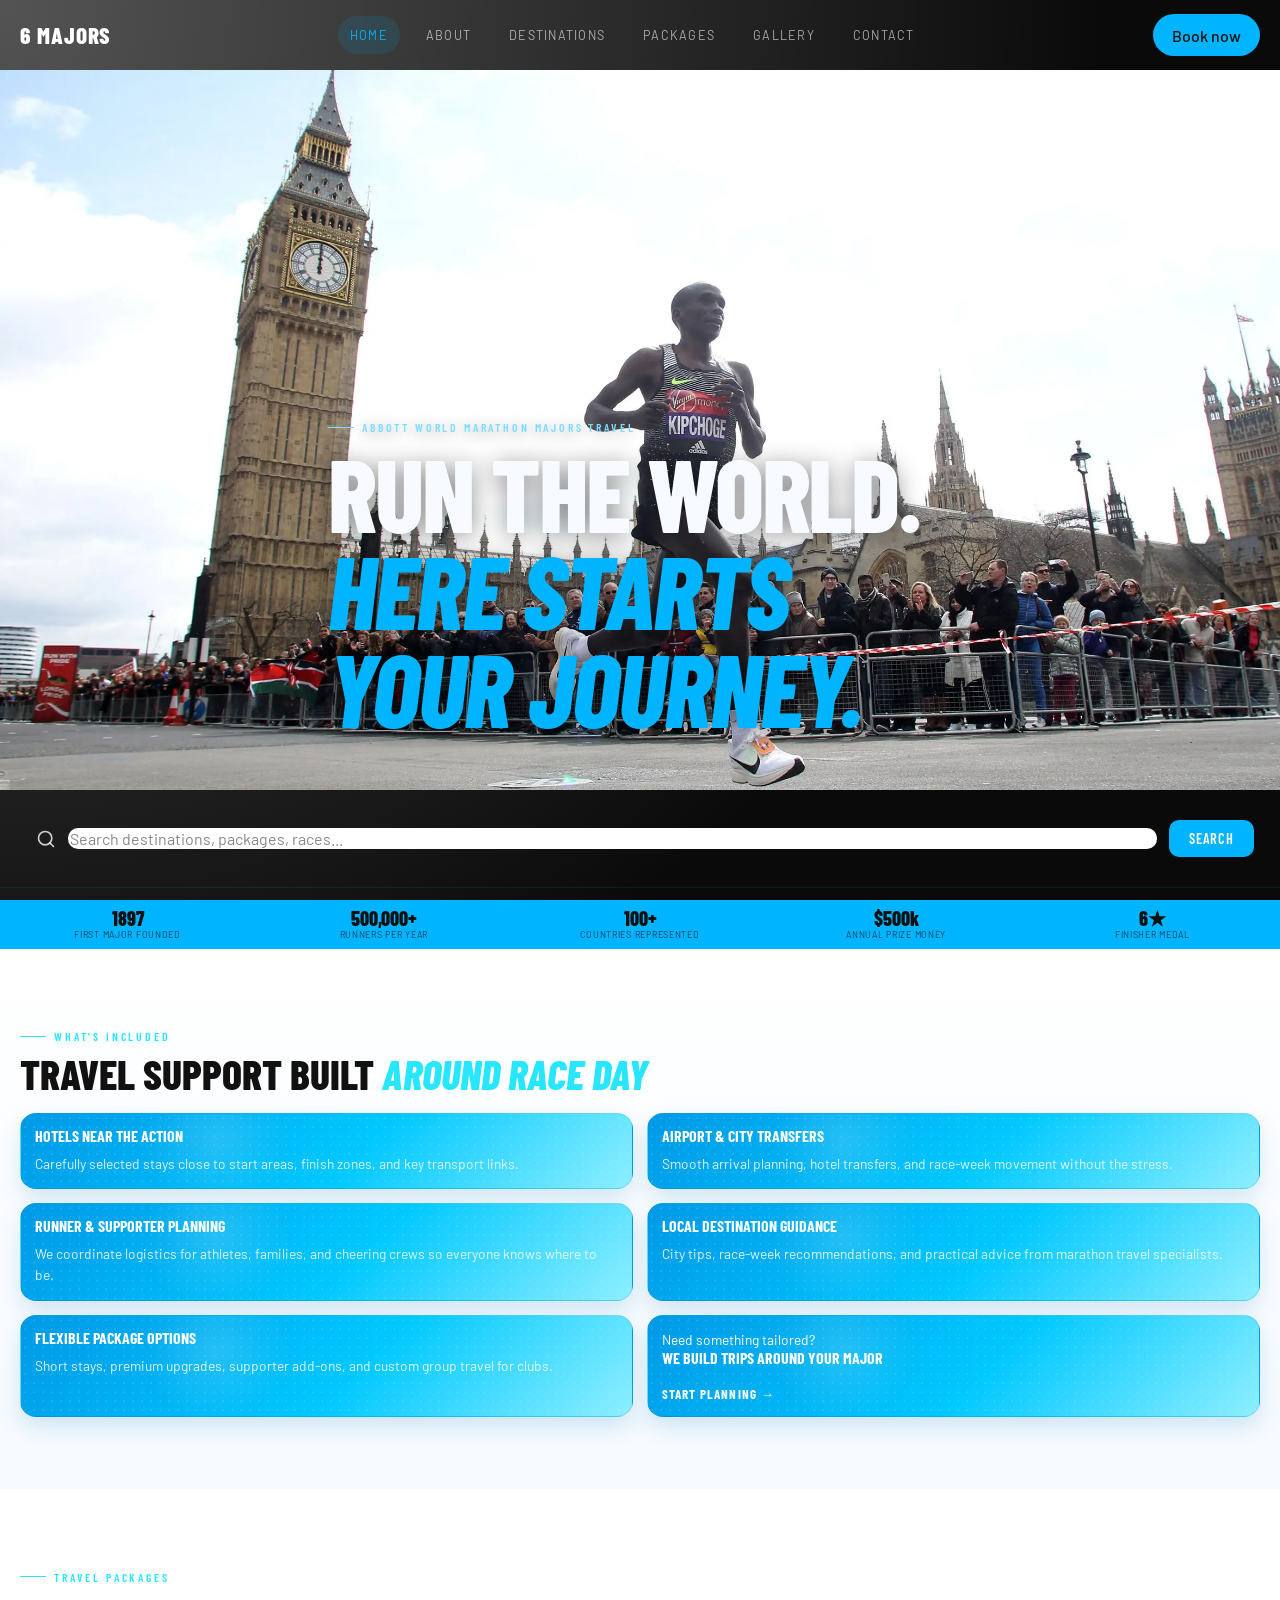
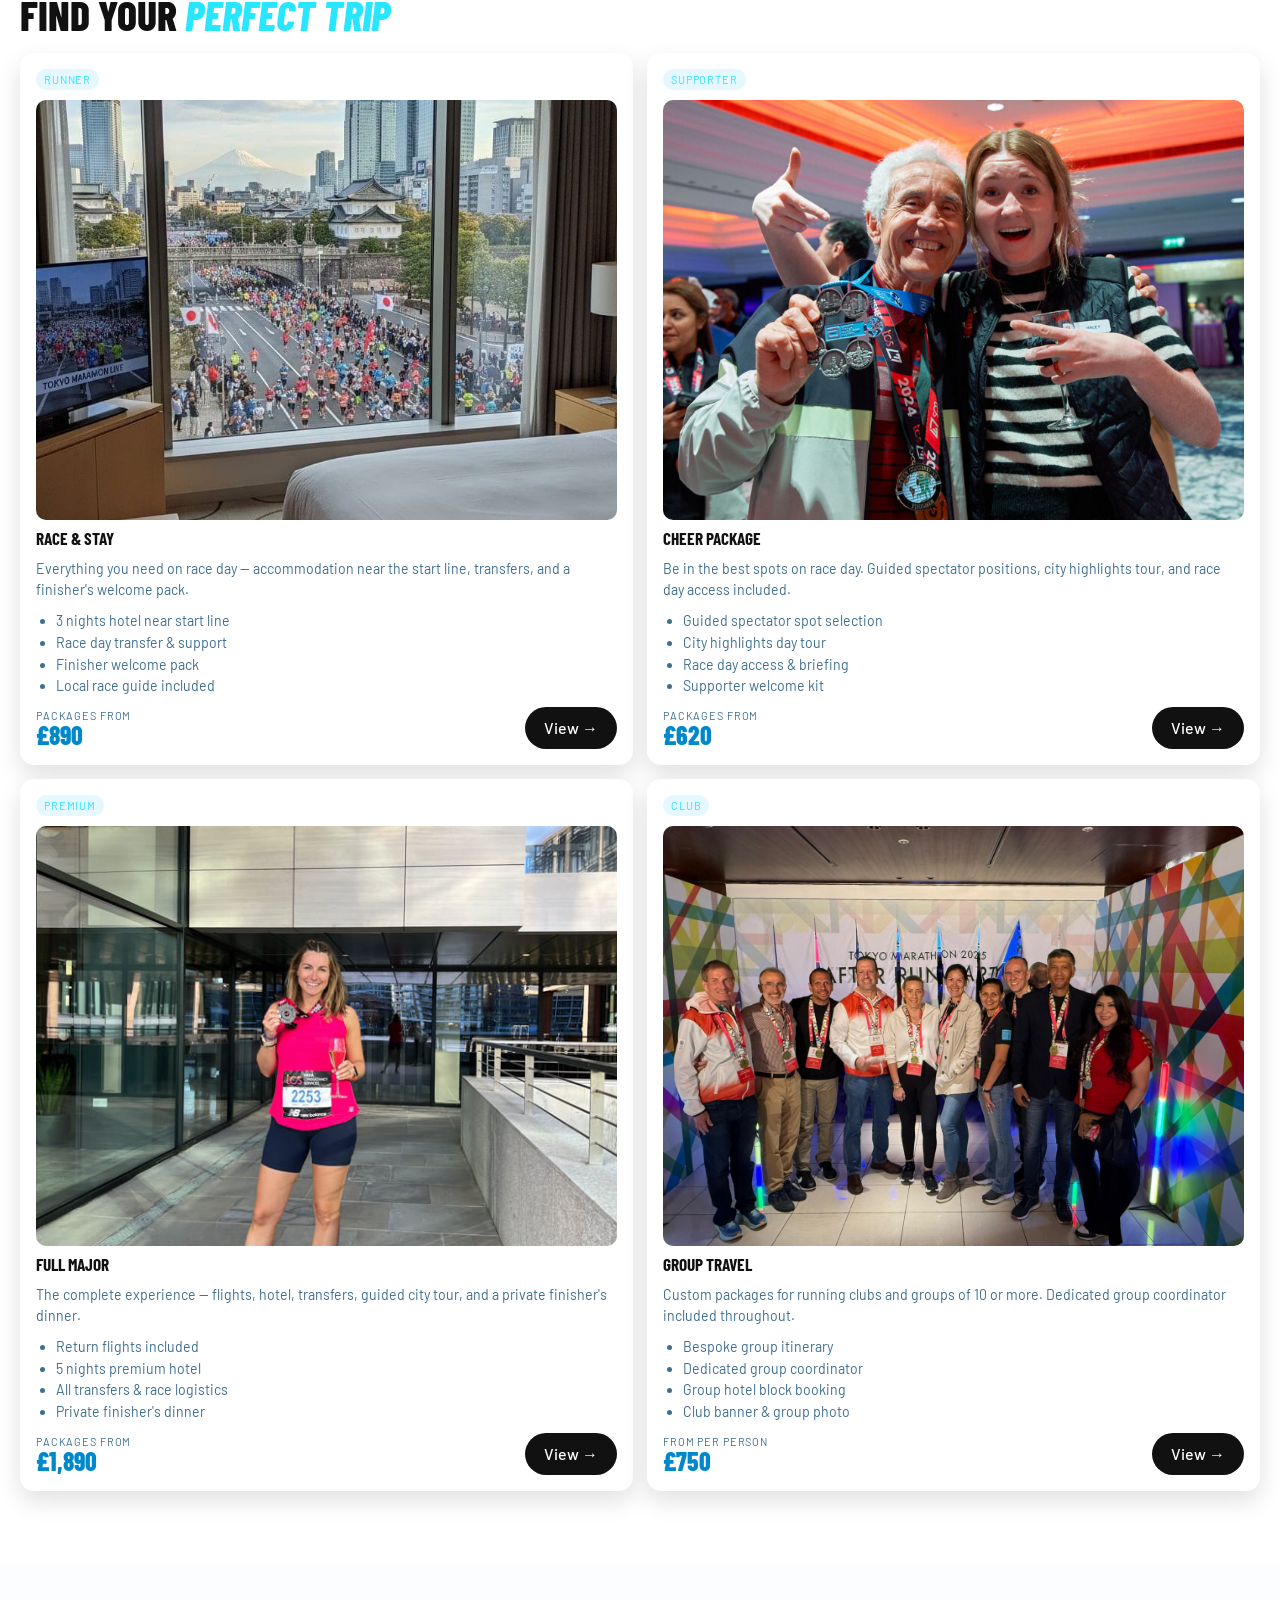
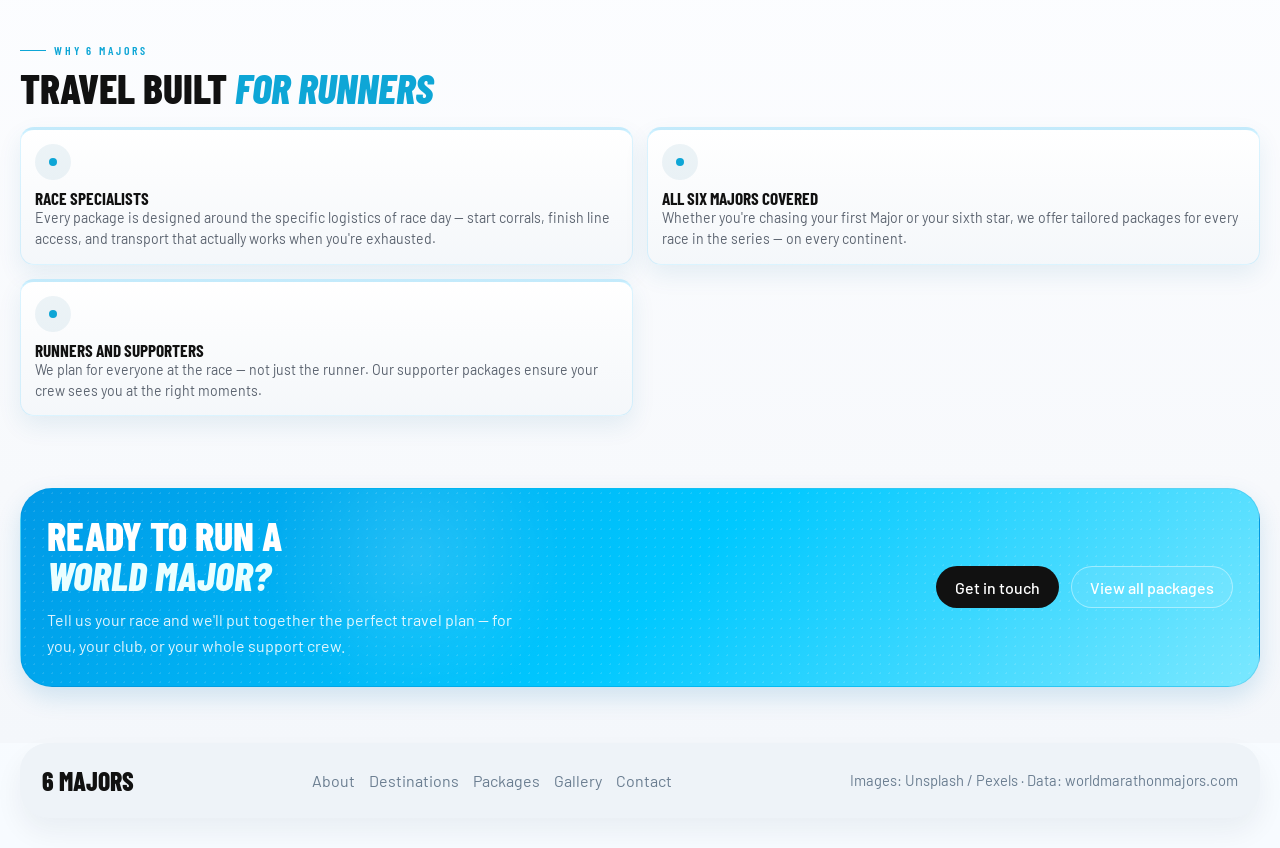
<file: index.html>
<!DOCTYPE html>
<html lang="en">

<head>
  <meta charset="UTF-8" />
  <meta name="viewport" content="width=device-width, initial-scale=1.0" />
  <title>6 Majors - Marathon Travel Specialists</title>
  <link rel="preconnect" href="https://fonts.googleapis.com" />
  <link rel="preconnect" href="https://fonts.gstatic.com" crossorigin />
  <link
    href="https://fonts.googleapis.com/css2?family=Barlow+Condensed:ital,wght@0,400;0,600;0,700;0,800;1,600;1,700&family=Barlow:wght@300;400;500;600&display=swap"
    rel="stylesheet" />
  <link rel="stylesheet" href="style-nuevo.css" />
</head>

<body class="page-home">
  <nav>
    <a href="index.html" class="nav-logo">6 Majors</a>
    <input type="checkbox" id="nav-toggle" class="nav-toggle-input" />
    <label for="nav-toggle" class="nav-hamburger">
      <span></span><span></span><span></span>
    </label>
    <ul class="nav-links">
      <li><a href="index.html" class="active">Home</a></li>
      <li><a href="about.html">About</a></li>
      <li><a href="destinations.html">Destinations</a></li>
      <li><a href="packages.html">Packages</a></li>
      <li><a href="gallery.html">Gallery</a></li>
      <li><a href="contact.html">Contact</a></li>
    </ul>
    <a href="contact.html" class="nav-cta">Book now</a>
  </nav>

  <section class="hero" aria-label="Hero">
    <div class="hero-bg"></div>
    <div class="muro">
      <img src="run.webp" alt="Runner mural" class="muro-image" />
    </div>
    <div class="hero-inner">
      <p class="hero-eyebrow">Abbott World Marathon Majors Travel</p>
      <h1 class="hero-title">Run the world.<br /><em>Here starts your journey.</em></h1>
    </div>
    <div class="hero-races" aria-hidden="true">
      <div class="hero-race-badge"><span class="dot"></span>Tokyo<span class="month">March</span></div>
      <div class="hero-race-badge"><span class="dot"></span>Boston<span class="month">April</span></div>
      <div class="hero-race-badge"><span class="dot"></span>London<span class="month">April</span></div>
      <div class="hero-race-badge"><span class="dot"></span>Berlin<span class="month">September</span></div>
      <div class="hero-race-badge"><span class="dot"></span>Chicago<span class="month">October</span></div>
      <div class="hero-race-badge"><span class="dot"></span>New York<span class="month">November</span></div>
    </div>
  </section>

  <section class="search-section">
    <div class="search-container">
      <form class="search-bar" role="search" action="destinations.html#destinations">
        <svg class="search-icon" aria-hidden="true" xmlns="http://www.w3.org/2000/svg" viewBox="0 0 24 24" fill="none"
          stroke="currentColor" stroke-width="2" stroke-linecap="round" stroke-linejoin="round">
          <circle cx="11" cy="11" r="8"></circle>
          <line x1="21" y1="21" x2="16.65" y2="16.65"></line>
        </svg>
        <input type="search" class="search-input" placeholder="Search destinations, packages, races..."
          aria-label="Search" />
        <button type="submit" class="search-btn">Search</button>
      </form>
    </div>
  </section>

  <div class="gold-strip" role="region" aria-label="Key facts">
    <div class="strip-stat">
      <div class="strip-stat-num">1897</div>
      <div class="strip-stat-label">First Major founded</div>
    </div>
    <div class="strip-divider" aria-hidden="true"></div>
    <div class="strip-stat">
      <div class="strip-stat-num">500,000+</div>
      <div class="strip-stat-label">Runners per year</div>
    </div>
    <div class="strip-divider" aria-hidden="true"></div>
    <div class="strip-stat">
      <div class="strip-stat-num">100+</div>
      <div class="strip-stat-label">Countries represented</div>
    </div>
    <div class="strip-divider" aria-hidden="true"></div>
    <div class="strip-stat">
      <div class="strip-stat-num">$500k</div>
      <div class="strip-stat-label">Annual prize money</div>
    </div>
    <div class="strip-divider" aria-hidden="true"></div>
    <div class="strip-stat">
      <div class="strip-stat-num">6&#9733;</div>
      <div class="strip-stat-label">Finisher medal</div>
    </div>
  </div>

  <section class="section section--destinations" id="destinations">
    <div class="section-inner">
      <p class="section-eyebrow">What's Included</p>
      <h2 class="section-title">Travel support built <em>around race day</em></h2>
      <div class="included-grid">
        <article class="included-card">
          <h3 class="included-title">Hotels near the action</h3>
          <p class="included-text">Carefully selected stays close to start areas, finish zones, and key transport links.
          </p>
        </article>
        <article class="included-card">
          <h3 class="included-title">Airport & city transfers</h3>
          <p class="included-text">Smooth arrival planning, hotel transfers, and race-week movement without the stress.
          </p>
        </article>
        <article class="included-card">
          <h3 class="included-title">Runner & supporter planning</h3>
          <p class="included-text">We coordinate logistics for athletes, families, and cheering crews so everyone knows
            where to be.</p>
        </article>
        <article class="included-card">
          <h3 class="included-title">Local destination guidance</h3>
          <p class="included-text">City tips, race-week recommendations, and practical advice from marathon travel
            specialists.</p>
        </article>
        <article class="included-card">
          <h3 class="included-title">Flexible package options</h3>
          <p class="included-text">Short stays, premium upgrades, supporter add-ons, and custom group travel for clubs.
          </p>
        </article>
        <article class="included-card included-card--cta">
          <p class="included-mini">Need something tailored?</p>
          <h3 class="included-title">We build trips around your major</h3>
          <a href="contact.html" class="included-link">Start planning &rarr;</a>
        </article>
      </div>
    </div>
  </section>

  <section class="section section--packages" id="packages">
    <div class="section-inner">
      <p class="section-eyebrow">Travel Packages</p>
      <h2 class="section-title">Find your <em>perfect trip</em></h2>
      <div class="pkg-grid">
        <article class="pkg-card">
          <span class="pkg-tag">Runner</span>
          <img src="IMG_1815.jpg" alt="Runner posing outside a Westin hotel" class="pkg-image" width="560" height="420" />


          <div class="pkg-name">Race &amp; Stay</div>
          <p class="pkg-desc">Everything you need on race day &mdash; accommodation near the start line, transfers, and
            a finisher's welcome pack.</p>
          <ul class="pkg-features">
            <li>3 nights hotel near start line</li>
            <li>Race day transfer &amp; support</li>
            <li>Finisher welcome pack</li>
            <li>Local race guide included</li>
          </ul>
          <div class="pkg-footer">
            <div>
              <div class="pkg-price-label">Packages from</div>
              <div class="pkg-price">&pound;890</div>
            </div>
            <a href="packages.html" class="pkg-btn">View &rarr;</a>
          </div>
        </article>
        <article class="pkg-card">
          <span class="pkg-tag">Supporter</span>
          <img src="hosp2.jpg" alt="Premium hotel room ready for marathon weekend" class="pkg-image" width="560" height="420" />
          <div class="pkg-name">Cheer Package</div>
          <p class="pkg-desc">Be in the best spots on race day. Guided spectator positions, city highlights tour, and
            race day access included.</p>
          <ul class="pkg-features">
            <li>Guided spectator spot selection</li>
            <li>City highlights day tour</li>
            <li>Race day access &amp; briefing</li>
            <li>Supporter welcome kit</li>
          </ul>
          <div class="pkg-footer">
            <div>
              <div class="pkg-price-label">Packages from</div>
              <div class="pkg-price">&pound;620</div>
            </div>
            <a href="packages.html" class="pkg-btn">View &rarr;</a>
          </div>
        </article>
        <article class="pkg-card">
          <span class="pkg-tag">Premium</span>
          <img src="hosp_1.jpg" alt="Runner posing outside a Westin hotel" class="pkg-image" width="560" height="420" />
          <div class="pkg-name">Full Major</div>
          <p class="pkg-desc">The complete experience &mdash; flights, hotel, transfers, guided city tour, and a private
            finisher's dinner.</p>
          <ul class="pkg-features">
            <li>Return flights included</li>
            <li>5 nights premium hotel</li>
            <li>All transfers &amp; race logistics</li>
            <li>Private finisher's dinner</li>
          </ul>
          <div class="pkg-footer">
            <div>
              <div class="pkg-price-label">Packages from</div>
              <div class="pkg-price">&pound;1,890</div>
            </div>
            <a href="packages.html" class="pkg-btn">View &rarr;</a>
          </div>
        </article>
        <article class="pkg-card">
          <span class="pkg-tag">Club</span>
          <img src="tokyo-marathon-2025-party.jpg" alt="Group celebrating at the Tokyo Marathon after run party" class="pkg-image" width="560" height="420" />
          <div class="pkg-name">Group Travel</div>
          <p class="pkg-desc">Custom packages for running clubs and groups of 10 or more. Dedicated group coordinator
            included throughout.</p>
          <ul class="pkg-features">
            <li>Bespoke group itinerary</li>
            <li>Dedicated group coordinator</li>
            <li>Group hotel block booking</li>
            <li>Club banner &amp; group photo</li>
          </ul>
          <div class="pkg-footer">
            <div>
              <div class="pkg-price-label">From per person</div>
              <div class="pkg-price">&pound;750</div>
            </div>
            <a href="packages.html" class="pkg-btn">View &rarr;</a>
          </div>
        </article>
      </div>
    </div>
  </section>

  <section class="section section--why">
    <div class="section-inner">
      <p class="section-eyebrow">Why 6 Majors</p>
      <h2 class="section-title">Travel built <em>for runners</em></h2>
      <div class="why-grid">
        <div class="why-card">
          <div class="why-icon" aria-hidden="true">
            <div class="why-icon-dot"></div>
          </div>
          <h3 class="why-title">Race specialists</h3>
          <p class="why-text">Every package is designed around the specific logistics of race day &mdash; start corrals,
            finish line access, and transport that actually works when you're exhausted.</p>
        </div>
        <div class="why-card">
          <div class="why-icon" aria-hidden="true">
            <div class="why-icon-dot"></div>
          </div>
          <h3 class="why-title">All six Majors covered</h3>
          <p class="why-text">Whether you're chasing your first Major or your sixth star, we offer tailored packages for
            every race in the series &mdash; on every continent.</p>
        </div>
        <div class="why-card">
          <div class="why-icon" aria-hidden="true">
            <div class="why-icon-dot"></div>
          </div>
          <h3 class="why-title">Runners and supporters</h3>
          <p class="why-text">We plan for everyone at the race &mdash; not just the runner. Our supporter packages
            ensure your crew sees you at the right moments.</p>
        </div>
      </div>
    </div>
  </section>

  <section class="section--cta" aria-label="Call to action">
    <div class="cta-inner">
      <div class="cta-left">
        <h2 class="cta-title">Ready to run a<br /><em>World Major?</em></h2>
        <p class="cta-sub">Tell us your race and we'll put together the perfect travel plan &mdash; for you, your club,
          or your whole support crew.</p>
      </div>
      <div class="cta-buttons">
        <a href="contact.html" class="btn-primary">Get in touch</a>
        <a href="packages.html" class="btn-outline">View all packages</a>
      </div>
    </div>
  </section>

  <footer>
    <div class="footer-inner">
      <div class="footer-logo">6 Majors</div>
      <ul class="footer-links">
        <li><a href="about.html">About</a></li>
        <li><a href="destinations.html">Destinations</a></li>
        <li><a href="packages.html">Packages</a></li>
        <li><a href="gallery.html">Gallery</a></li>
        <li><a href="contact.html">Contact</a></li>
      </ul>
      <p class="footer-credit">Images: Unsplash / Pexels &middot; Data: worldmarathonmajors.com</p>
    </div>
  </footer>
</body>

</html>
</file>
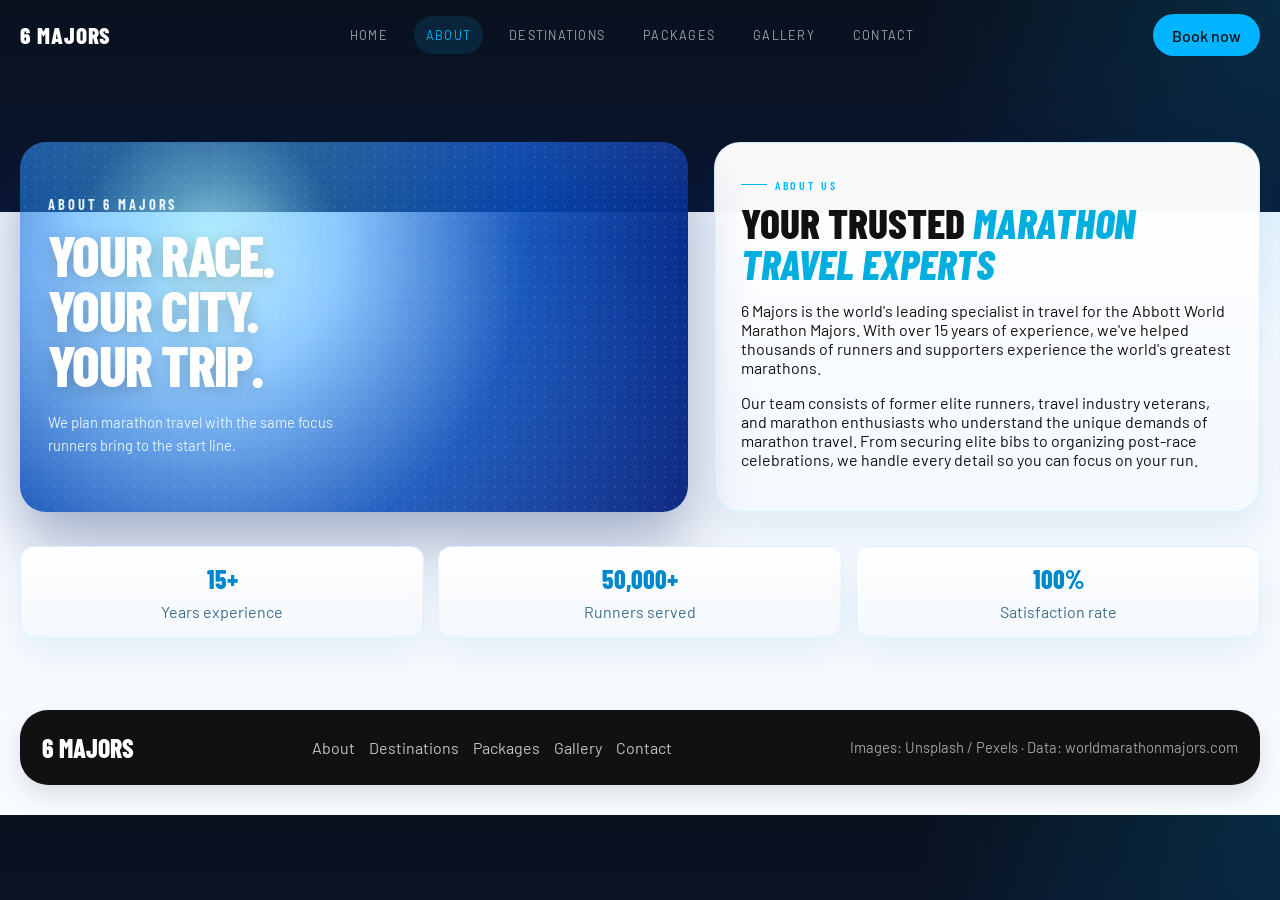
<file: about.html>
<!DOCTYPE html>
<html lang="en">

<head>
    <meta charset="UTF-8" />
    <meta name="viewport" content="width=device-width, initial-scale=1.0" />
    <title>About &mdash; 6 Majors Marathon Travel Specialists</title>
    <link rel="preconnect" href="https://fonts.googleapis.com" />
    <link rel="preconnect" href="https://fonts.gstatic.com" crossorigin />
    <link
        href="https://fonts.googleapis.com/css2?family=Barlow+Condensed:ital,wght@0,400;0,600;0,700;0,800;1,600;1,700&family=Barlow:wght@300;400;500;600&display=swap"
        rel="stylesheet" />
    <link rel="stylesheet" href="style-nuevo.css" />
</head>

<body class="page-about">
    <header>
        <nav>
            <a href="index.html" class="nav-logo">6 Majors</a>
            <input type="checkbox" id="nav-toggle" class="nav-toggle-input" />
            <label for="nav-toggle" class="nav-hamburger" aria-label="Open menu">
                <span></span><span></span><span></span>
            </label>
            <ul class="nav-links">
                <li><a href="index.html">Home</a></li>
                <li><a href="about.html" class="active">About</a></li>
                <li><a href="destinations.html">Destinations</a></li>
                <li><a href="packages.html">Packages</a></li>
                <li><a href="gallery.html">Gallery</a></li>
                <li><a href="contact.html">Contact</a></li>
            </ul>
            <a href="contact.html" class="nav-cta">Book now</a>
        </nav>
    </header>

    <main>
        <section class="section section--about">
            <div class="section-inner">
                <div class="about-broadcast">
                    <div class="about-screen">
                        <p class="about-screen-kicker">About 6 Majors</p>
                        <h1 class="about-screen-title">YOUR RACE.<br />YOUR CITY.<br />YOUR TRIP.</h1>
                        <p class="about-screen-sub">We plan marathon travel with the same focus runners bring to the start line.</p>
                    </div>
                    <div class="about-copy">
                        <p class="section-eyebrow">About Us</p>
                        <h2 class="section-title">Your trusted <em>marathon travel experts</em></h2>
                        <p>6 Majors is the world's leading specialist in travel for the Abbott World Marathon Majors. With over
                            15 years of experience, we've helped thousands of runners and supporters experience the world's
                            greatest marathons.</p>
                        <p>Our team consists of former elite runners, travel industry veterans, and marathon enthusiasts who
                            understand the unique demands of marathon travel. From securing elite bibs to organizing post-race
                            celebrations, we handle every detail so you can focus on your run.</p>
                    </div>
                </div>
                <div class="about-stats">
                    <div class="stat">
                        <div class="stat-num">15+</div>
                        <div class="stat-label">Years experience</div>
                    </div>
                    <div class="stat">
                        <div class="stat-num">50,000+</div>
                        <div class="stat-label">Runners served</div>
                    </div>
                    <div class="stat">
                        <div class="stat-num">100%</div>
                        <div class="stat-label">Satisfaction rate</div>
                    </div>
                </div>
            </div>
        </section>
    </main>

    <footer>
        <div class="footer-inner">
            <div class="footer-logo">6 Majors</div>
            <ul class="footer-links">
                <li><a href="about.html">About</a></li>
                <li><a href="destinations.html">Destinations</a></li>
                <li><a href="packages.html">Packages</a></li>
                <li><a href="gallery.html">Gallery</a></li>
                <li><a href="contact.html">Contact</a></li>
            </ul>
            <p class="footer-credit">Images: Unsplash / Pexels &middot; Data: worldmarathonmajors.com</p>
        </div>
    </footer>
</body>

</html>
</file>
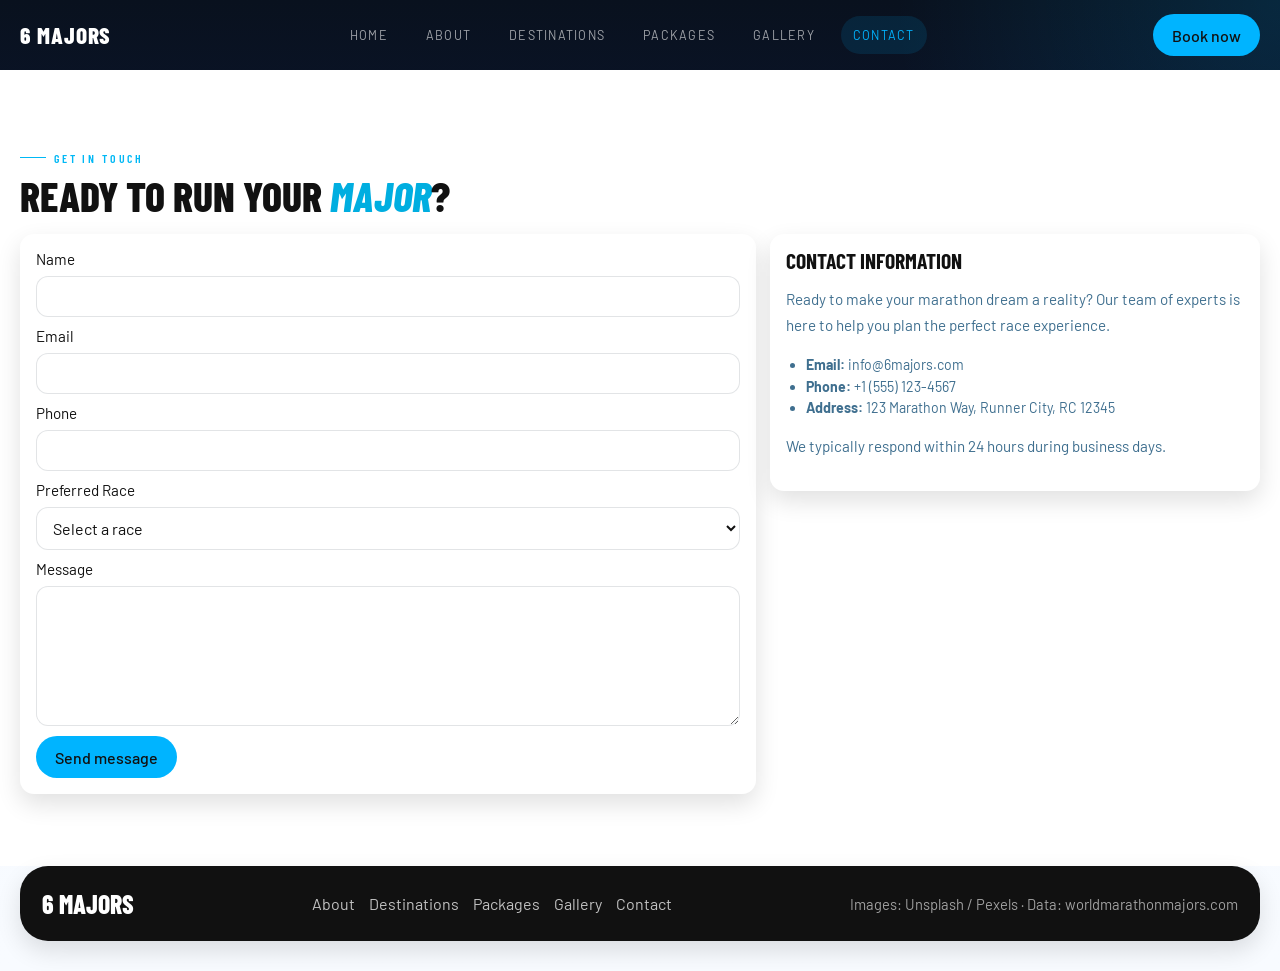
<file: contact.html>
<!DOCTYPE html>
<html lang="en">

<head>
    <meta charset="UTF-8" />
    <meta name="viewport" content="width=device-width, initial-scale=1.0" />
    <title>Contact &mdash; 6 Majors Marathon Travel Specialists</title>
    <link rel="preconnect" href="https://fonts.googleapis.com" />
    <link rel="preconnect" href="https://fonts.gstatic.com" crossorigin />
    <link
        href="https://fonts.googleapis.com/css2?family=Barlow+Condensed:ital,wght@0,400;0,600;0,700;0,800;1,600;1,700&family=Barlow:wght@300;400;500;600&display=swap"
        rel="stylesheet" />
    <link rel="stylesheet" href="style-nuevo.css" />
</head>

<body class="page-contact">
    <nav>
        <a href="index.html" class="nav-logo">6 Majors</a>
        <input type="checkbox" id="nav-toggle" class="nav-toggle-input" />
        <label for="nav-toggle" class="nav-hamburger" aria-label="Open menu">
            <span></span><span></span><span></span>
        </label>
        <ul class="nav-links">
            <li><a href="index.html">Home</a></li>
            <li><a href="about.html">About</a></li>
            <li><a href="destinations.html">Destinations</a></li>
            <li><a href="packages.html">Packages</a></li>
            <li><a href="gallery.html">Gallery</a></li>
            <li><a href="contact.html" class="active">Contact</a></li>
        </ul>
        <a href="contact.html" class="nav-cta">Book now</a>
    </nav>

    <section class="section section--contact" id="contact">
        <div class="section-inner">
            <div class="page-panel page-panel--contact">
                <p class="page-panel-kicker">Start Planning</p>
                <h1 class="page-panel-title">TELL US YOUR<br />NEXT MAJOR.</h1>
                <p class="page-panel-sub">Share your race plans and we will shape the trip around your goals, timing, and support team.</p>
            </div>
            <p class="section-eyebrow">Get in touch</p>
            <h2 class="section-title">Ready to run your <em>Major</em>?</h2>
            <div class="contact-content">
                <div class="contact-form">
                    <form action="#" method="post">
                        <div class="form-group">
                            <label for="name">Name</label>
                            <input type="text" id="name" name="name" required />
                        </div>
                        <div class="form-group">
                            <label for="email">Email</label>
                            <input type="email" id="email" name="email" required />
                        </div>
                        <div class="form-group">
                            <label for="phone">Phone</label>
                            <input type="tel" id="phone" name="phone" />
                        </div>
                        <div class="form-group">
                            <label for="race">Preferred Race</label>
                            <select id="race" name="race">
                                <option value="">Select a race</option>
                                <option value="tokyo">Tokyo</option>
                                <option value="boston">Boston</option>
                                <option value="london">London</option>
                                <option value="berlin">Berlin</option>
                                <option value="chicago">Chicago</option>
                                <option value="new-york">New York</option>
                            </select>
                        </div>
                        <div class="form-group">
                            <label for="message">Message</label>
                            <textarea id="message" name="message" rows="5"></textarea>
                        </div>
                        <button type="submit" class="btn btn--primary">Send message</button>
                    </form>
                </div>
                <div class="contact-info">
                    <h3>Contact Information</h3>
                    <p>Ready to make your marathon dream a reality? Our team of experts is here to help you plan the
                        perfect race experience.</p>
                    <ul>
                        <li><strong>Email:</strong> info@6majors.com</li>
                        <li><strong>Phone:</strong> +1 (555) 123-4567</li>
                        <li><strong>Address:</strong> 123 Marathon Way, Runner City, RC 12345</li>
                    </ul>
                    <p>We typically respond within 24 hours during business days.</p>
                </div>
            </div>
        </div>
    </section>

    <footer>
        <div class="footer-inner">
            <div class="footer-logo">6 Majors</div>
            <ul class="footer-links">
                <li><a href="about.html">About</a></li>
                <li><a href="destinations.html">Destinations</a></li>
                <li><a href="packages.html">Packages</a></li>
                <li><a href="gallery.html">Gallery</a></li>
                <li><a href="contact.html">Contact</a></li>
            </ul>
            <p class="footer-credit">Images: Unsplash / Pexels &middot; Data: worldmarathonmajors.com</p>
        </div>
    </footer>
</body>

</html>
</file>
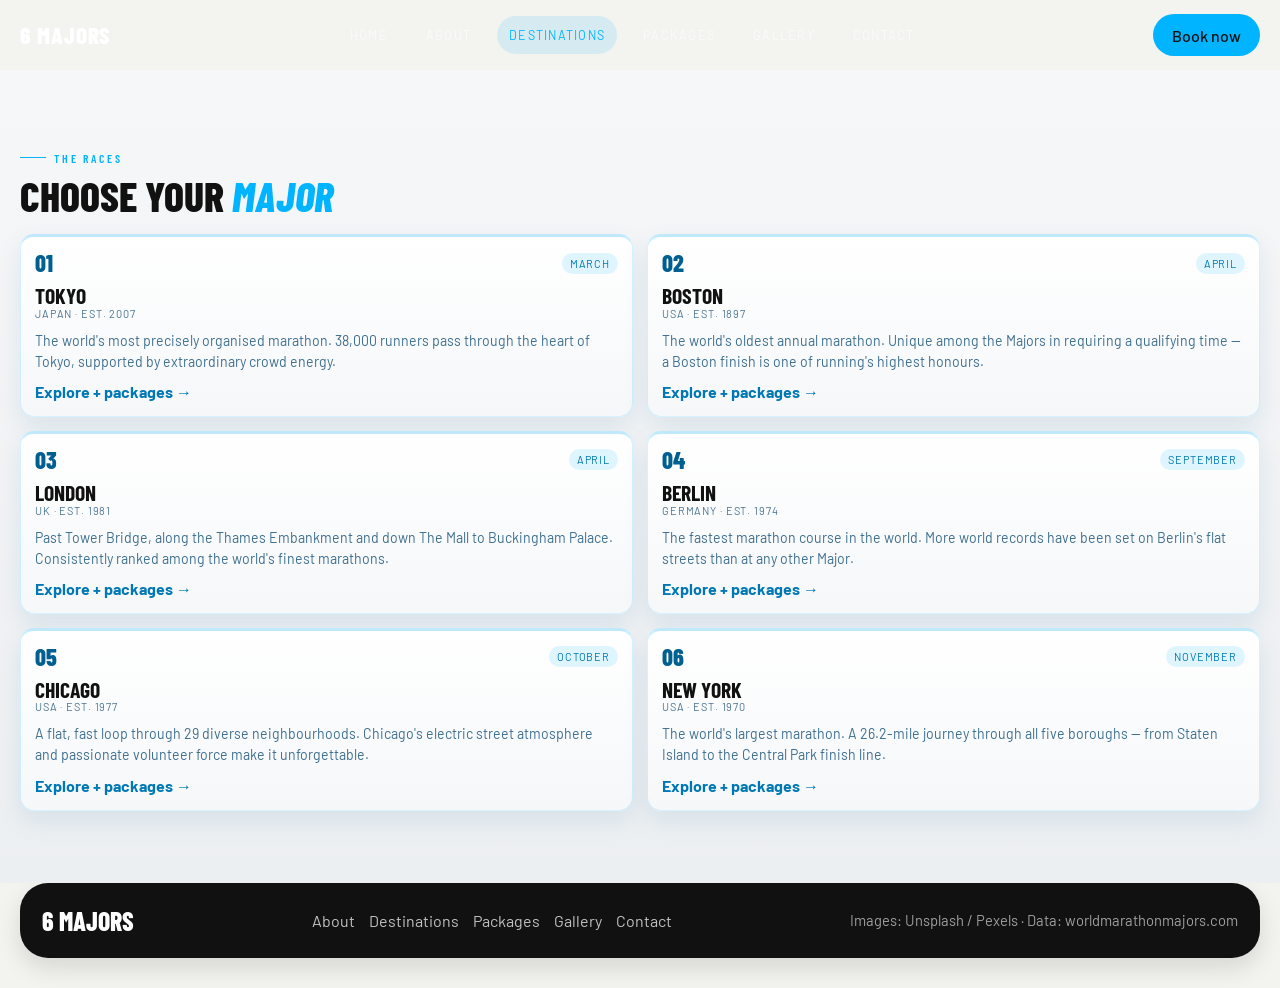
<file: destinations.html>
<!DOCTYPE html>
<html lang="en">

<head>
    <meta charset="UTF-8" />
    <meta name="viewport" content="width=device-width, initial-scale=1.0" />
    <title>Destinations &mdash; 6 Majors Marathon Travel Specialists</title>
    <link rel="preconnect" href="https://fonts.googleapis.com" />
    <link rel="preconnect" href="https://fonts.gstatic.com" crossorigin />
    <link
        href="https://fonts.googleapis.com/css2?family=Barlow+Condensed:ital,wght@0,400;0,600;0,700;0,800;1,600;1,700&family=Barlow:wght@300;400;500;600&display=swap"
        rel="stylesheet" />
    <link rel="stylesheet" href="style-nuevo.css" />
</head>

<body class="page-destinations">
    <nav>
        <a href="index.html" class="nav-logo">6 Majors</a>
        <input type="checkbox" id="nav-toggle" class="nav-toggle-input" />
        <label for="nav-toggle" class="nav-hamburger" aria-label="Open menu">
            <span></span><span></span><span></span>
        </label>
        <ul class="nav-links">
            <li><a href="index.html">Home</a></li>
            <li><a href="about.html">About</a></li>
            <li><a href="destinations.html" class="active">Destinations</a></li>
            <li><a href="packages.html">Packages</a></li>
            <li><a href="gallery.html">Gallery</a></li>
            <li><a href="contact.html">Contact</a></li>
        </ul>
        <a href="contact.html" class="nav-cta">Book now</a>
    </nav>

    <section class="section section--destinations" id="destinations">
        <div class="section-inner">
            <div class="page-panel page-panel--destinations">
                <p class="page-panel-kicker">Race Network</p>
                <h1 class="page-panel-title">SIX MAJORS.<br />ONE GLOBAL STAGE.</h1>
                <p class="page-panel-sub">Choose the marathon city that fits your calendar, pace, and travel style.</p>
            </div>
            <p class="section-eyebrow">The Races</p>
            <h2 class="section-title">Choose your <em>Major</em></h2>
            <div class="race-grid">
                <article class="race-card" id="tokyo">
                    <div class="race-card-top">
                        <span class="race-num">01</span>
                        <span class="race-month-pill">March</span>
                    </div>
                    <div>
                        <div class="race-city">Tokyo</div>
                        <div class="race-country">Japan &middot; Est. 2007</div>
                    </div>
                    <p class="race-desc">The world's most precisely organised marathon. 38,000 runners pass through the
                        heart of Tokyo, supported by extraordinary crowd energy.</p>
                    <a href="#tokyo" class="race-link">Explore + packages &rarr;</a>
                </article>
                <article class="race-card" id="boston">
                    <div class="race-card-top">
                        <span class="race-num">02</span>
                        <span class="race-month-pill">April</span>
                    </div>
                    <div>
                        <div class="race-city">Boston</div>
                        <div class="race-country">USA &middot; Est. 1897</div>
                    </div>
                    <p class="race-desc">The world's oldest annual marathon. Unique among the Majors in requiring a
                        qualifying time &mdash; a Boston finish is one of running's highest honours.</p>
                    <a href="#boston" class="race-link">Explore + packages &rarr;</a>
                </article>
                <article class="race-card" id="london">
                    <div class="race-card-top">
                        <span class="race-num">03</span>
                        <span class="race-month-pill">April</span>
                    </div>
                    <div>
                        <div class="race-city">London</div>
                        <div class="race-country">UK &middot; Est. 1981</div>
                    </div>
                    <p class="race-desc">Past Tower Bridge, along the Thames Embankment and down The Mall to Buckingham
                        Palace. Consistently ranked among the world's finest marathons.</p>
                    <a href="#london" class="race-link">Explore + packages &rarr;</a>
                </article>
                <article class="race-card" id="berlin">
                    <div class="race-card-top">
                        <span class="race-num">04</span>
                        <span class="race-month-pill">September</span>
                    </div>
                    <div>
                        <div class="race-city">Berlin</div>
                        <div class="race-country">Germany &middot; Est. 1974</div>
                    </div>
                    <p class="race-desc">The fastest marathon course in the world. More world records have been set on
                        Berlin's flat streets than at any other Major.</p>
                    <a href="#berlin" class="race-link">Explore + packages &rarr;</a>
                </article>
                <article class="race-card" id="chicago">
                    <div class="race-card-top">
                        <span class="race-num">05</span>
                        <span class="race-month-pill">October</span>
                    </div>
                    <div>
                        <div class="race-city">Chicago</div>
                        <div class="race-country">USA &middot; Est. 1977</div>
                    </div>
                    <p class="race-desc">A flat, fast loop through 29 diverse neighbourhoods. Chicago's electric street
                        atmosphere and passionate volunteer force make it unforgettable.</p>
                    <a href="#chicago" class="race-link">Explore + packages &rarr;</a>
                </article>
                <article class="race-card" id="new-york">
                    <div class="race-card-top">
                        <span class="race-num">06</span>
                        <span class="race-month-pill">November</span>
                    </div>
                    <div>
                        <div class="race-city">New York</div>
                        <div class="race-country">USA &middot; Est. 1970</div>
                    </div>
                    <p class="race-desc">The world's largest marathon. A 26.2-mile journey through all five boroughs
                        &mdash; from Staten Island to the Central Park finish line.</p>
                    <a href="#new-york" class="race-link">Explore + packages &rarr;</a>
                </article>
            </div>
        </div>
    </section>

    <footer>
        <div class="footer-inner">
            <div class="footer-logo">6 Majors</div>
            <ul class="footer-links">
                <li><a href="about.html">About</a></li>
                <li><a href="destinations.html">Destinations</a></li>
                <li><a href="packages.html">Packages</a></li>
                <li><a href="gallery.html">Gallery</a></li>
                <li><a href="contact.html">Contact</a></li>
            </ul>
            <p class="footer-credit">Images: Unsplash / Pexels &middot; Data: worldmarathonmajors.com</p>
        </div>
    </footer>
</body>

</html>
</file>
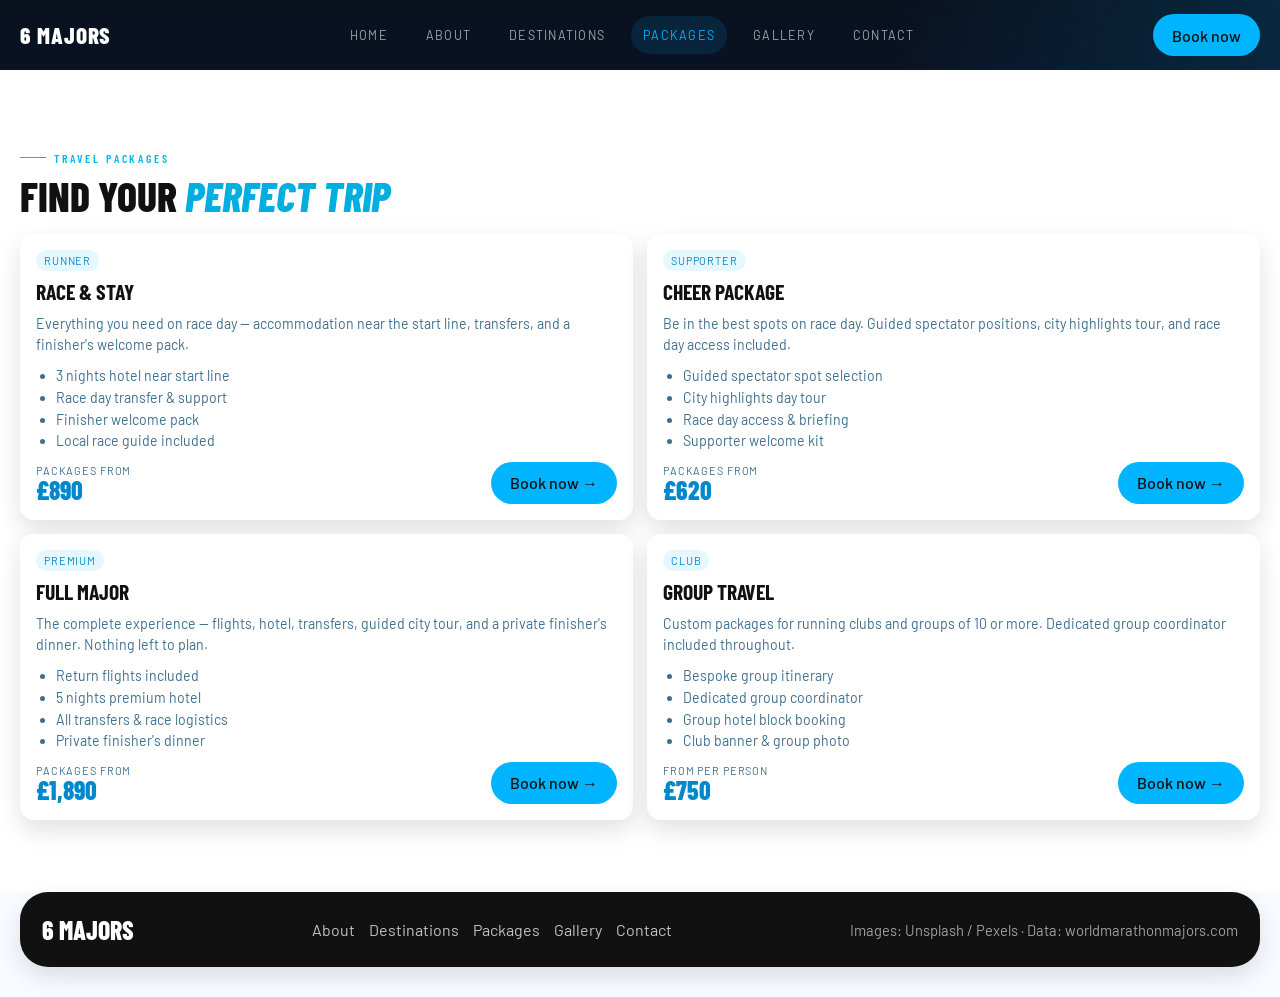
<file: packages.html>
<!DOCTYPE html>
<html lang="en">

<head>
    <meta charset="UTF-8" />
    <meta name="viewport" content="width=device-width, initial-scale=1.0" />
    <title>Packages &mdash; 6 Majors Marathon Travel Specialists</title>
    <link rel="preconnect" href="https://fonts.googleapis.com" />
    <link rel="preconnect" href="https://fonts.gstatic.com" crossorigin />
    <link
        href="https://fonts.googleapis.com/css2?family=Barlow+Condensed:ital,wght@0,400;0,600;0,700;0,800;1,600;1,700&family=Barlow:wght@300;400;500;600&display=swap"
        rel="stylesheet" />
    <link rel="stylesheet" href="style-nuevo.css" />
</head>

<body class="page-packages">
    <header>
        <nav>
            <a href="index.html" class="nav-logo">6 Majors</a>
            <input type="checkbox" id="nav-toggle" class="nav-toggle-input" />
            <label class="nav-hamburger" for="nav-toggle" aria-label="Open menu">
                <span></span><span></span><span></span>
            </label>
            <ul class="nav-links">
                <li><a href="index.html">Home</a></li>
                <li><a href="about.html">About</a></li>
                <li><a href="destinations.html">Destinations</a></li>
                <li><a href="packages.html" class="active">Packages</a></li>
                <li><a href="gallery.html">Gallery</a></li>
                <li><a href="contact.html">Contact</a></li>
            </ul>
            <a href="contact.html" class="nav-cta">Book now</a>
        </nav>
    </header>

    <main>
        <section class="section section--packages">
            <div class="section-inner">
                <div class="page-panel page-panel--packages">
                    <p class="page-panel-kicker">Package Options</p>
                    <h1 class="page-panel-title">BUILD THE TRIP<br />AROUND THE RACE.</h1>
                    <p class="page-panel-sub">Flexible travel packages for runners, supporters, clubs, and premium race-week stays.</p>
                </div>
                <p class="section-eyebrow">Travel Packages</p>
                <h2 class="section-title">Find your <em>perfect trip</em></h2>
                <div class="pkg-grid">
                    <article class="pkg-card">
                        <span class="pkg-tag">Runner</span>
                        <div class="pkg-name">Race &amp; Stay</div>
                        <p class="pkg-desc">Everything you need on race day &mdash; accommodation near the start line,
                            transfers, and a finisher's welcome pack.</p>
                        <ul class="pkg-features">
                            <li>3 nights hotel near start line</li>
                            <li>Race day transfer &amp; support</li>
                            <li>Finisher welcome pack</li>
                            <li>Local race guide included</li>
                        </ul>
                        <div class="pkg-footer">
                            <div>
                                <div class="pkg-price-label">Packages from</div>
                                <div class="pkg-price">&#163;890</div>
                            </div>
                            <a href="contact.html" class="pkg-btn">Book now &#8594;</a>
                        </div>
                    </article>
                    <article class="pkg-card">
                        <span class="pkg-tag">Supporter</span>
                        <div class="pkg-name">Cheer Package</div>
                        <p class="pkg-desc">Be in the best spots on race day. Guided spectator positions, city
                            highlights tour, and race day access included.</p>
                        <ul class="pkg-features">
                            <li>Guided spectator spot selection</li>
                            <li>City highlights day tour</li>
                            <li>Race day access &amp; briefing</li>
                            <li>Supporter welcome kit</li>
                        </ul>
                        <div class="pkg-footer">
                            <div>
                                <div class="pkg-price-label">Packages from</div>
                                <div class="pkg-price">&#163;620</div>
                            </div>
                            <a href="contact.html" class="pkg-btn">Book now &#8594;</a>
                        </div>
                    </article>
                    <article class="pkg-card">
                        <span class="pkg-tag">Premium</span>
                        <div class="pkg-name">Full Major</div>
                        <p class="pkg-desc">The complete experience &mdash; flights, hotel, transfers, guided city tour, and a
                            private finisher's dinner. Nothing left to plan.</p>
                        <ul class="pkg-features">
                            <li>Return flights included</li>
                            <li>5 nights premium hotel</li>
                            <li>All transfers &amp; race logistics</li>
                            <li>Private finisher's dinner</li>
                        </ul>
                        <div class="pkg-footer">
                            <div>
                                <div class="pkg-price-label">Packages from</div>
                                <div class="pkg-price">&#163;1,890</div>
                            </div>
                            <a href="contact.html" class="pkg-btn">Book now &#8594;</a>
                        </div>
                    </article>
                    <article class="pkg-card">
                        <span class="pkg-tag">Club</span>
                        <div class="pkg-name">Group Travel</div>
                        <p class="pkg-desc">Custom packages for running clubs and groups of 10 or more. Dedicated group
                            coordinator included throughout.</p>
                        <ul class="pkg-features">
                            <li>Bespoke group itinerary</li>
                            <li>Dedicated group coordinator</li>
                            <li>Group hotel block booking</li>
                            <li>Club banner &amp; group photo</li>
                        </ul>
                        <div class="pkg-footer">
                            <div>
                                <div class="pkg-price-label">From per person</div>
                                <div class="pkg-price">&#163;750</div>
                            </div>
                            <a href="contact.html" class="pkg-btn">Book now &#8594;</a>
                        </div>
                    </article>
                </div>
            </div>
        </section>
    </main>

    <footer>
        <div class="footer-inner">
            <div class="footer-logo">6 Majors</div>
            <ul class="footer-links">
                <li><a href="about.html">About</a></li>
                <li><a href="destinations.html">Destinations</a></li>
                <li><a href="packages.html">Packages</a></li>
                <li><a href="gallery.html">Gallery</a></li>
                <li><a href="contact.html">Contact</a></li>
            </ul>
            <p class="footer-credit">Images: Unsplash / Pexels &middot; Data: worldmarathonmajors.com</p>
        </div>
    </footer>
</body>

</html>
</file>
<file: style-nuevo.css>
:root {
  --bg: #0a0a0a;
  --surface: #ffffff;
  --surface-strong: #ffffff;
  --surface-dark: #111111;
  --surface-dark-2: #1a1a1a;
  --text: #111111;
  --text-soft: #3f6f8f;
  --text-light: rgba(255, 255, 255, 0.82);
  --accent: #00b4ff;
  --accent-strong: #0088cc;
  --accent-soft: rgba(0, 180, 255, 0.1);
  --line: rgba(0, 180, 255, 0.2);
  --shadow: 0 10px 24px rgba(0, 0, 0, 0.12);
  --radius-lg: 18px;
  --radius-md: 14px;
  --radius-sm: 10px;
  --content-width: 1240px;
}

*,
*::before,
*::after {
  box-sizing: border-box;
}

html {
  scroll-behavior: smooth;
}

body {
  margin: 0;
  min-width: 320px;
  overflow-x: hidden;
  font-family: "Barlow", sans-serif;
  color: var(--text);
  background: var(--bg);
}

img {
  display: block;
  max-width: 100%;
}

a,
button,
input,
select,
textarea {
  font: inherit;
}

a {
  color: inherit;
}

p,
h1,
h2,
h3,
li,
a,
label,
input,
select,
textarea,
button,
.gallery-caption,
.race-country,
.hero-race-badge,
.strip-stat-label {
  overflow-wrap: anywhere;
}

nav,
.section-inner,
.cta-inner,
.footer-inner {
  width: min(var(--content-width), calc(100% - 32px));
  margin: 0 auto;
}

nav {
  position: sticky;
  top: 0;
  z-index: 1000;
  display: grid;
  grid-template-columns: auto 1fr auto;
  align-items: center;
  gap: 16px;
  padding: 14px 0;
}

header,
nav {
  background: transparent;
}

.nav-logo {
  font-family: "Barlow Condensed", sans-serif;
  font-size: clamp(1.45rem, 1.8vw, 1.85rem);
  font-weight: 800;
  text-decoration: none;
  letter-spacing: 0.04em;
  text-transform: uppercase;
  color: #fff;
  position: relative;
  z-index: 3;
}

.nav-toggle-input {
  display: none;
}

.nav-hamburger {
  display: none;
  width: 48px;
  height: 48px;
  border: 1px solid rgba(255, 255, 255, 0.3);
  border-radius: 50%;
  background: rgba(255, 255, 255, 0.15);
  align-items: center;
  justify-content: center;
  cursor: pointer;
  position: relative;
  z-index: 3;
  backdrop-filter: blur(8px);
  transition: background 0.2s ease, border-color 0.2s ease;
}

.nav-hamburger:hover {
  background: rgba(255, 255, 255, 0.25);
  border-color: rgba(255, 255, 255, 0.5);
}

.nav-hamburger span {
  position: absolute;
  width: 18px;
  height: 2px;
  border-radius: 999px;
  background: #000;
  transition: transform 0.26s cubic-bezier(.4, 0, .2, 1), opacity 0.2s ease;
}

.nav-hamburger span:nth-child(1) {
  transform: translateY(-6px);
}

.nav-hamburger span:nth-child(3) {
  transform: translateY(6px);
}

.nav-links {
  display: flex;
  justify-content: center;
  flex-wrap: wrap;
  gap: 10px 14px;
  list-style: none;
  margin: 0;
  padding: 0;
}

.nav-links a {
  display: inline-flex;
  align-items: center;
  min-height: 38px;
  padding: 7px 12px;
  border-radius: 999px;
  font-family: "Barlow", sans-serif;
  font-size: 0.78rem;
  letter-spacing: 0.1em;
  text-transform: uppercase;
  text-decoration: none;
  color: rgba(255, 255, 255, 0.62);
  transition: background-color 0.2s ease, color 0.2s ease;
}

.nav-links a:hover,
.nav-links a.active {
  background: rgba(0, 180, 255, 0.12);
  color: var(--accent);
}

.nav-cta,
.btn-primary,
.btn-outline,
.pkg-btn,
.btn,
.btn--primary {
  display: inline-flex;
  align-items: center;
  justify-content: center;
  min-height: 42px;
  padding: 10px 18px;
  border-radius: 999px;
  border: 1px solid transparent;
  text-decoration: none;
  font-weight: 500;
  transition: transform 0.2s ease, background-color 0.2s ease, color 0.2s ease, border-color 0.2s ease;
}

.nav-cta,
.btn-primary,
.pkg-btn,
.btn,
.btn--primary {
  background: var(--accent);
  color: #111;
}

.btn-outline {
  background: transparent;
  color: #fff;
  border-color: rgba(255, 255, 255, 0.24);
}

.nav-cta:hover,
.btn-primary:hover,
.pkg-btn:hover,
.btn:hover,
.btn--primary:hover,
.btn-outline:hover {
  transform: translateY(-1px);
}

.nav-cta:hover,
.btn-primary:hover,
.pkg-btn:hover,
.btn:hover,
.btn--primary:hover {
  background: var(--accent-strong);
}

.btn-outline:hover {
  background: rgba(255, 255, 255, 0.72);
}

.hero {
  width: 100%;
  margin: 0;
  min-height: 0;
  padding: 0;
  position: relative;
  overflow: hidden;
  background: #111;
  border-left: 0;
  border-radius: 0;
  box-shadow: none;
}

.hero::before {
  content: "";
  position: absolute;
  inset: 0;
  background:
    linear-gradient(90deg, rgba(0, 0, 0, 0.78) 0%, rgba(0, 0, 0, 0.5) 28%, rgba(0, 0, 0, 0.14) 50%, rgba(0, 0, 0, 0.04) 72%, rgba(0, 0, 0, 0.02) 100%),
    linear-gradient(180deg, rgba(0, 0, 0, 0.22) 0%, rgba(0, 0, 0, 0.14) 100%);
  pointer-events: none;
}

.hero-inner,
.muro,
.hero-races {
  position: relative;
  z-index: 1;
}

.hero {
  display: block;
}

.hero-bg {
  display: none;
}

.hero-inner {
  position: absolute;
  left: 0;
  right: 0;
  bottom: 40px;
  z-index: 2;
  width: min(var(--content-width), calc(100% - 32px));
  margin: 0 auto;
  max-width: 640px;
  padding: 0 8px;
}

.hero-eyebrow,
.section-eyebrow {
  display: inline-flex;
  align-items: center;
  gap: 8px;
  margin: 0 0 10px;
  color: var(--accent);
  font-family: "Barlow Condensed", sans-serif;
  font-size: 0.74rem;
  font-weight: 600;
  letter-spacing: 0.24em;
  text-transform: uppercase;
}

.hero-eyebrow {
  color: #7ddcff;
  text-shadow: 0 2px 14px rgba(0, 0, 0, 0.45);
}

.hero-eyebrow::before,
.section-eyebrow::before {
  content: "";
  width: 26px;
  height: 1px;
  background: currentColor;
}

.hero-title,
.hero h1 {
  margin: 0 0 14px;
  font-family: "Barlow Condensed", sans-serif;
  font-size: clamp(2.8rem, 8vw, 6.5rem);
  line-height: 0.95;
  font-weight: 800;
  letter-spacing: -0.02em;
  text-transform: uppercase;
  color: #f7fbff;
  text-shadow: 0 4px 24px rgba(0, 0, 0, 0.45);
}

.hero-title em,
.hero h1 em,
.section-title em,
.cta-title em {
  color: var(--accent);
  font-style: italic;
}

.hero-sub {
  margin: 0 0 28px;
  max-width: 44ch;
  color: rgba(245, 250, 255, 0.96);
  font-size: clamp(1rem, 1.7vw, 1.08rem);
  line-height: 1.7;
  text-shadow: 0 3px 18px rgba(0, 0, 0, 0.42);
}

.hero-search {
  display: flex;
  gap: 8px;
  align-items: stretch;
  flex-wrap: wrap;
  max-width: 300px;
}

.hero-search input {
  flex: 1 1 260px;
  min-width: 0;
  min-height: 34px;
  padding: 7px 10px;
  border: 2px solid rgba(255, 255, 255, 0.24);
  border-radius: 999px;
  background: #fff;
  color: var(--text);
  white-space: nowrap;
  font-size: 0.86rem;
}

.search-btn {
  min-width: 78px;
  border: 0;
  cursor: pointer;
  background: var(--accent);
  color: #fff;
  border-radius: 999px;
  padding: 7px 10px;
  font-family: "Barlow Condensed", sans-serif;
  font-weight: 700;
  font-size: 0.74rem;
  letter-spacing: 0.06em;
  text-transform: uppercase;
}

.search-btn:hover {
  background: var(--accent-strong);
}

.muro {
  position: relative;
  inset: auto;
  display: block;
  width: 100%;
  overflow: hidden;
  border-radius: 0;
  background: #111;
}

.muro-image {
  width: 100%;
  height: auto;
  min-height: 0;
  max-width: 100%;
  object-fit: contain;
  object-position: center;
  transform: scale(1.02);
  transform-origin: center;
  box-shadow: none;
}

.hero-races {
  display: none;
}

.hero-race-badge {
  display: flex;
  align-items: center;
  justify-content: space-between;
  gap: 10px;
  min-width: 0;
  padding: 14px 16px;
  border: 1px solid rgba(0, 180, 255, 0.14);
  border-radius: 18px;
  background: rgba(255, 255, 255, 0.96);
  color: var(--text);
  font-size: 0.95rem;
}

.dot {
  width: 10px;
  height: 10px;
  border-radius: 50%;
  background: var(--accent);
  flex: none;
}

.month {
  margin-left: auto;
  color: var(--text-soft);
  font-size: 0.84rem;
}

.search-section {
  background: transparent;
  padding: 24px 16px;
  border-bottom: 1px solid rgba(0, 180, 255, 0.1);
}

.search-container {
  max-width: var(--content-width);
  margin: 0 auto;
}

.search-bar {
  display: flex;
  align-items: center;
  gap: 12px;
  background: transparent;
  border-radius: var(--radius-md);
  padding: 6px 6px 6px 16px;
}

.search-icon {
  width: 20px;
  height: 20px;
  flex-shrink: 0;
  color: rgba(255, 255, 255, 0.78);
}

.search-input {
  flex: 1;
  border: none;
  background: #fff;
  font-size: 1rem;
  color: #111;
  outline: none;
  min-width: 0;
  min-height:10px;
  border-radius:10px;
}

.search-input::placeholder {
  color: rgba(17, 17, 17, 0.5);
}

.search-btn {
  background: var(--accent);
  color: #fff;
  border: none;
  padding: 10px 20px;
  border-radius: var(--radius-sm);
  font-weight: 600;
  font-size: 0.9rem;
  cursor: pointer;
  transition: background 0.2s ease;
  white-space: nowrap;
}

.search-btn:hover {
  background: var(--accent-strong);
}

@media (max-width: 600px) {
  .search-bar {
    flex-wrap: wrap;
    padding: 10px;
    gap: 8px;
    background: #111;
    border: 1px solid rgba(255, 255, 255, 0.08);
    border-radius: 12px;
  }

  .search-input {
    width: 100%;
    order: 1;
    background: #fff;
    color:#000;
    border:1px solid #ccc;
    border-radius:8px;
    padding:8px 12px;
  }
  .search-input::placeholder{
    color:#888;
}

  .search-icon {
    display: none;
  }

  .search-btn {
    width: 100%;
    order: 2;
    background: var(--accent);
    border-radius: 8px;
    min-height: 40px;
  }
}

.gold-strip {
  width: 100%;
  margin: 12px auto 0;
  display: flex;
  align-items: center;
  justify-content: space-between;
  gap: 0;
  border-radius: 0;
  overflow: hidden;
  box-shadow: none;
  background: var(--accent);
}

.strip-stat {
  flex: 1 1 0;
  padding: 8px 8px;
  text-align: center;
  background: var(--accent);
  color: #111;
}

.strip-divider {
  width: 1px;
  background: rgba(0, 0, 0, 0.12);
}

.strip-stat-num {
  font-family: "Barlow Condensed", sans-serif;
  font-size: clamp(1rem, 1.6vw, 1.25rem);
  font-weight: 800;
  line-height: 1;
}

.strip-stat-label {
  margin-top: 2px;
  color: rgba(0, 0, 0, 0.65);
  font-size: 0.56rem;
  line-height: 1.2;
  letter-spacing: 0.08em;
  text-transform: uppercase;
}

.section {
  padding: clamp(42px, 6vw, 72px) 0;
}

.section-inner {
  display: flow-root;
}

.section-title {
  margin: 0 0 14px;
  font-family: "Barlow Condensed", sans-serif;
  font-size: clamp(1.75rem, 3.4vw, 2.6rem);
  line-height: 1;
  font-weight: 800;
  text-transform: uppercase;
}

.section-inner>p:not(.section-eyebrow),
.contact-info p {
  max-width: 70ch;
  color: var(--text-soft);
  font-size: 0.95rem;
  line-height: 1.7;
}

.section--about,
.section--packages,
.section--gallery,
.section--contact {
  background: #fff;
}

.section--destinations,
.section--why {
  background: #111;
}

.race-grid,
.pkg-grid,
.why-grid,
.gallery-grid,
.about-stats,
.contact-content {
  display: grid;
  gap: 14px;
}

.race-grid {
  grid-template-columns: repeat(2, minmax(0, 1fr));
  margin-top: 18px;
}

.race-card {
  display: flex;
  flex-direction: column;
  gap: 10px;
  min-width: 0;
  padding: 14px;
  border-radius: var(--radius-md);
  border-top: 3px solid transparent;
  background: linear-gradient(180deg, var(--surface-dark), var(--surface-dark-2));
  color: #fff;
  text-decoration: none;
  box-shadow: none;
}

.race-card:hover {
  border-top-color: var(--accent);
}

.race-card-top,
.pkg-footer {
  display: flex;
  align-items: center;
  justify-content: space-between;
  gap: 16px;
  flex-wrap: wrap;
}

.race-num {
  font-family: "Barlow Condensed", sans-serif;
  font-size: 1.5rem;
  font-weight: 800;
  line-height: 1;
  color: rgba(255, 255, 255, 0.38);
}

.race-month-pill {
  display: inline-flex;
  align-items: center;
  padding: 4px 8px;
  border-radius: 999px;
  background: rgba(255, 255, 255, 0.12);
  color: rgba(255, 255, 255, 0.86);
  font-size: 0.68rem;
  letter-spacing: 0.08em;
  text-transform: uppercase;
}

.race-city,
.pkg-name,
.why-title,
.contact-info h3 {
  margin: 0;
  font-family: "Barlow Condensed", sans-serif;
  font-size: clamp(1.08rem, 1.8vw, 1.35rem);
  line-height: 1;
  font-weight: 700;
  text-transform: uppercase;
}

.race-country,
.pkg-price-label {
  color: rgba(255, 255, 255, 0.72);
  font-size: 0.68rem;
  letter-spacing: 0.08em;
  text-transform: uppercase;
}

.race-desc,
.pkg-desc,
.why-text {
  margin: 0;
  color: rgba(255, 255, 255, 0.9);
  font-size: 0.88rem;
  line-height: 1.5;
}

.race-link {
  color: #ffd3bd;
  text-decoration: none;
}

.pkg-grid {
  grid-template-columns: repeat(2, minmax(0, 1fr));
  margin-top: 18px;
}

.pkg-card,
.why-card,
.gallery-item,
.contact-form,
.contact-info,
.stat {
  min-width: 0;
  border-radius: var(--radius-md);
  background: var(--surface);
  box-shadow: var(--shadow);
  backdrop-filter: blur(10px);
}

.pkg-card {
  display: flex;
  flex-direction: column;
  gap: 10px;
  padding: 16px;
}

.pkg-image {
  width: 100%;
  aspect-ratio: 4 / 3;
  object-fit: cover;
  border-radius: calc(var(--radius-md) - 4px);
}

.pkg-tag {
  display: inline-flex;
  align-items: center;
  width: fit-content;
  padding: 4px 8px;
  border-radius: 999px;
  background: var(--accent-soft);
  color: var(--accent-strong);
  font-size: 0.68rem;
  letter-spacing: 0.08em;
  text-transform: uppercase;
}

.pkg-desc,
.why-text,
.contact-info p,
.section-inner>p:not(.section-eyebrow),
.gallery-caption {
  color: var(--text-soft);
}

.pkg-features,
.contact-info ul {
  margin: 0;
  padding-left: 20px;
  color: var(--text-soft);
  font-size: 0.88rem;
  line-height: 1.55;
}

.pkg-price {
  font-family: "Barlow Condensed", sans-serif;
  font-size: clamp(1.25rem, 2vw, 1.6rem);
  font-weight: 800;
  line-height: 1;
  color: var(--accent-strong);
}

.pkg-price-label {
  color: var(--text-soft);
}

.section--why .section-inner {
  padding-top: 0;
}

.why-grid {
  grid-template-columns: repeat(2, minmax(0, 1fr));
  margin-top: 18px;
}

.why-card {
  padding: 16px;
}

.why-icon {
  width: 36px;
  height: 36px;
  display: grid;
  place-items: center;
  border-radius: 50%;
  background: rgba(17, 32, 51, 0.06);
  margin-bottom: 10px;
}

.why-icon-dot {
  width: 8px;
  height: 8px;
  border-radius: 50%;
  background: var(--accent);
}

.section--cta {
  padding: 0 0 72px;
  background: #111;
}

.cta-inner {
  display: flex;
  align-items: center;
  justify-content: space-between;
  gap: 16px;
  padding: clamp(18px, 2.4vw, 26px);
  border-radius: 32px;
  background: var(--accent);
  color: #fff;
  box-shadow: var(--shadow);
}

.cta-left {
  min-width: 0;
}

.cta-title {
  margin: 0 0 12px;
  font-family: "Barlow Condensed", sans-serif;
  font-size: clamp(1.7rem, 3.2vw, 2.5rem);
  line-height: 1;
  font-weight: 800;
  text-transform: uppercase;
}

.cta-sub {
  margin: 0;
  max-width: 54ch;
  color: rgba(0, 0, 0, 0.66);
  line-height: 1.65;
}

.cta-buttons {
  display: flex;
  gap: 12px;
  flex-wrap: wrap;
}

.about-stats {
  grid-template-columns: repeat(3, minmax(0, 1fr));
  margin-top: 18px;
}

.stat {
  padding: 16px 12px;
  text-align: center;
}

.stat-num {
  font-family: "Barlow Condensed", sans-serif;
  font-size: clamp(1.3rem, 2vw, 1.7rem);
  font-weight: 800;
  color: var(--accent-strong);
}

.stat-label {
  margin-top: 8px;
  color: var(--text-soft);
}

.gallery-grid {
  grid-template-columns: repeat(3, minmax(0, 1fr));
  margin-top: 18px;
}

.gallery-link {
  text-decoration: none;
}

.gallery-item {
  overflow: hidden;
}

.gallery-item img {
  width: 100%;
  height: clamp(140px, 16vw, 180px);
  object-fit: cover;
}

.gallery-caption {
  padding: 10px 12px 12px;
  font-size: 0.84rem;
}

.contact-content {
  grid-template-columns: minmax(0, 1.2fr) minmax(280px, 0.8fr);
  align-items: start;
  margin-top: 18px;
}

.contact-form,
.contact-info {
  padding: 16px;
}

.form-group {
  display: grid;
  gap: 8px;
  margin-bottom: 10px;
}

.form-group label {
  color: var(--text);
  font-size: 0.95rem;
}

.form-group input,
.form-group select,
.form-group textarea {
  width: 100%;
  min-width: 0;
  border: 1px solid rgba(20, 32, 51, 0.12);
  border-radius: 12px;
  background: rgba(255, 255, 255, 0.92);
  padding: 10px 12px;
  color: var(--text);
}

.form-group textarea {
  min-height: 140px;
  resize: vertical;
}

footer {
  padding: 0 0 30px;
}

.footer-inner {
  display: flex;
  align-items: center;
  justify-content: space-between;
  gap: 16px 24px;
  flex-wrap: wrap;
  padding: 22px;
  border-radius: 28px;
  background: #111;
  box-shadow: var(--shadow);
}

.footer-logo {
  font-family: "Barlow Condensed", sans-serif;
  font-size: 1.6rem;
  font-weight: 800;
  color: #fff;
  text-transform: uppercase;
}

.footer-links {
  display: flex;
  flex-wrap: wrap;
  justify-content: center;
  gap: 10px 14px;
  list-style: none;
  margin: 0;
  padding: 0;
}

.footer-links a {
  color: rgba(255, 255, 255, 0.74);
  text-decoration: none;
}

.footer-credit {
  margin: 0;
  color: rgba(255, 255, 255, 0.6);
  font-size: 0.92rem;
}

@media (max-width: 980px) {
  nav {
    grid-template-columns: auto auto;
  }

  .nav-hamburger {
    display: inline-flex;
    justify-self: end;
  }

  .nav-links,
  .nav-cta {
    display: none;
  }

  .nav-toggle-input:checked~.nav-links {
    display: flex;
    flex-direction: column;
    align-items: stretch;
    gap: 2px;
    width: 100%;
    padding: 10px;
    margin-top: 8px;
    border-radius: 18px;
    background: #ffffff;
    border: 1px solid rgba(0, 180, 255, 0.18);
    box-shadow: 0 12px 32px rgba(0, 100, 180, 0.15);
    grid-column: 1 / -1;
    animation: menuDrop 0.22s cubic-bezier(.4, 0, .2, 1);
  }

  @keyframes menuDrop {
    from {
      opacity: 0;
      transform: translateY(-6px);
    }

    to {
      opacity: 1;
      transform: translateY(0);
    }
  }

  .nav-toggle-input:checked~.nav-links a {
    justify-content: center;
    width: 100%;
    padding: 11px 16px;
    border-radius: 10px;
    font-size: 0.76rem;
    letter-spacing: 0.12em;
    color: #3f6f8f;
  }

  .nav-toggle-input:checked~.nav-links a:hover,
  .nav-toggle-input:checked~.nav-links a.active {
    background: rgba(0, 180, 255, 0.08);
    color: var(--accent-strong);
  }

  .nav-toggle-input:checked~.nav-cta {
    display: flex;
    width: 100%;
    justify-content: center;
    margin-top: 6px;
    grid-column: 1 / -1;
  }

  .nav-toggle-input:checked+.nav-hamburger span:nth-child(1) {
    transform: translateY(0) rotate(45deg);
  }

  .nav-toggle-input:checked+.nav-hamburger span:nth-child(2) {
    opacity: 0;
  }

  .nav-toggle-input:checked+.nav-hamburger span:nth-child(3) {
    transform: translateY(0) rotate(-45deg);
  }

  .hero {
    min-height: 0;
  }

  .hero-inner {
    bottom: 22px;
    max-width: 560px;
  }

  .muro {
    inset: 0;
  }

  .muro-image {
    width: 100%;
    height: auto;
    min-height: 0;
    object-fit: contain;
    object-position: center;
  }

  .hero-races,
  .race-grid,
  .gallery-grid {
    grid-template-columns: repeat(2, minmax(0, 1fr));
  }

  .pkg-grid,
  .about-stats,
  .contact-content {
    grid-template-columns: repeat(2, minmax(0, 1fr));
  }

  .why-grid {
    grid-template-columns: repeat(2, minmax(0, 1fr));
  }

  .contact-content {
    grid-template-columns: 1fr;
  }

  .gold-strip {
    flex-wrap: nowrap;
  }

  .strip-divider {
    display: none;
  }

  .cta-inner {
    flex-direction: column;
    align-items: flex-start;
  }
}

@media (max-width: 640px) {

  nav,
  .section-inner,
  .cta-inner,
  .footer-inner,
  .gold-strip {
    width: min(100% - 24px, var(--content-width));
  }

  nav {
    padding: 10px 12px;
    border-radius: 999px;
    background: transparent;
    backdrop-filter: none;
  }

  .page-home nav {
    position: absolute;
    top: 10px;
    left: 50%;
    right: auto;
    transform: translateX(-50%);
    z-index: 1100;
  }

  .nav-logo {
    font-size: 1.2rem;
  }

  .nav-hamburger {
    width: 40px;
    height: 40px;
  }

  .hero {
    width: 100%;
    padding: 0 0 10px;
    overflow: visible;
  }

  .hero::before {
    background:
      linear-gradient(180deg, rgba(0, 0, 0, 0.06) 0%, rgba(0, 0, 0, 0.08) 42%, rgba(0, 0, 0, 0.18) 100%);
  }

  .search-section {
    background: transparent;
  }

  .hero-inner {
    position: relative;
    left: auto;
    right: auto;
    bottom: auto;
    z-index: 3;
    width: min(calc(100% - 24px), var(--content-width));
    max-width: 100%;
    margin: -28px auto 0;
    padding: 10px 4px 0;
    border-radius: 0;
    background: transparent;
    box-shadow: none;
  }

  .muro-image {
    transform: none;
    object-fit: contain;
    object-position: center;
  }

  .hero-title,
  .hero h1,
  .section-title,
  .cta-title {
    line-height: 1;
  }

  .hero-title,
  .hero h1 {
    max-width: 12ch;
    font-size: clamp(1.55rem, 7vw, 2.15rem);
    color: rgba(255, 255, 255, 0.98);
    text-shadow: 0 2px 8px rgba(0, 0, 0, 0.28);
  }

  .hero-eyebrow {
    color: rgba(255, 255, 255, 0.9);
    font-size: 0.68rem;
    letter-spacing: 0.16em;
    text-shadow: 0 1px 6px rgba(0, 0, 0, 0.2);
  }

  .hero-search {
    flex-direction: row;
    flex-wrap: nowrap;
    align-items: center;
    max-width: 220px;
    margin: 0 auto;
  }

  .hero-search input {
    flex: 1 1 auto;
    width: auto;
    min-width: 0;
    min-height: 32px;
    padding: 6px 8px;
    font-size: 0.74rem;
    text-align: center;
    border-radius: 8px;
  }

  .search-btn {
    flex: 0 0 auto;
    width: auto;
    min-width: 64px;
    min-height: 30px;
    padding: 6px 8px;
    font-size: 0.62rem;
    letter-spacing: 0.05em;
    border-radius: 8px;
  }

  .nav-cta,
  .btn-primary,
  .btn-outline,
  .pkg-btn,
  .btn,
  .btn--primary {
    width: 100%;
  }

  .nav-toggle-input:checked~.nav-links {
    margin-top: 8px;
    border-radius: 14px;
    background: #ffffff;
    border: 1px solid rgba(0, 180, 255, 0.18);
    box-shadow: 0 12px 32px rgba(0, 100, 180, 0.15);
  }

  .nav-toggle-input:checked~.nav-links a {
    padding: 10px 12px;
    font-size: 0.74rem;
    color: #3f6f8f;
  }

  .hero-races,
  .race-grid,
  .pkg-grid,
  .why-grid,
  .gallery-grid,
  .about-stats,
  .about-stats {
    grid-template-columns: 1fr;
  }

  .included-card,
  .pkg-card,
  .why-card,
  .race-card,
  .contact-form,
  .contact-info,
  .stat,
  .gallery-item,
  .page-panel,
  .about-screen,
  .about-copy,
  .cta-inner {
    padding: 18px;
  }

  .included-title,
  .pkg-name,
  .why-title,
  .race-city,
  .contact-info h3 {
    font-size: 1.45rem;
  }

  .section-title {
    font-size: clamp(2rem, 8vw, 2.6rem);
  }

  .page-panel-title,
  .about-screen-title {
    font-size: clamp(2.1rem, 9vw, 3rem);
  }

  .included-text,
  .pkg-desc,
  .why-text,
  .race-desc,
  .contact-info p,
  .gallery-caption,
  .page-panel-sub,
  .about-screen-sub {
    font-size: 0.92rem;
    line-height: 1.65;
  }

  .gold-strip {
    flex-wrap: nowrap;
    overflow-x: auto;
  }

  .strip-stat {
    min-width: 120px;
    padding: 9px 8px;
  }

  .hero-race-badge,
  .race-card,
  .pkg-card,
  .why-card,
  .gallery-item,
  .contact-form,
  .contact-info,
  .stat,
  .footer-inner {
    border-radius: 20px;
  }

  .footer-inner {
    padding: 22px 18px;
  }
}

@media (max-width: 430px) {
  .hero-search {
    max-width: 200px;
    gap: 4px;
  }

  .hero-inner {
    margin-top: -20px;
    padding: 8px 2px 0;
  }

  .hero-title,
  .hero h1 {
    font-size: clamp(1.34rem, 6.5vw, 1.78rem);
    text-shadow: 0 2px 6px rgba(0, 0, 0, 0.22);
  }

  .hero-search input {
    min-height: 30px;
    padding: 5px 7px;
    font-size: 0.7rem;
    border-radius: 7px;
  }

  .search-btn {
    min-width: 58px;
    min-height: 28px;
    padding: 5px 7px;
    font-size: 0.58rem;
    border-radius: 7px;
  }

  .included-card,
  .pkg-card,
  .why-card,
  .race-card,
  .contact-form,
  .contact-info,
  .stat,
  .gallery-item,
  .page-panel,
  .about-screen,
  .about-copy,
  .cta-inner {
    padding: 15px;
  }

  .included-title,
  .pkg-name,
  .why-title,
  .race-city,
  .contact-info h3 {
    font-size: 1.28rem;
  }

  .page-panel-title,
  .about-screen-title {
    font-size: clamp(1.8rem, 9vw, 2.5rem);
  }
}

.page-destinations {
  background: #f3f3ef;
}

.page-destinations .section--destinations {
  position: relative;
  overflow: hidden;
  background:
    linear-gradient(180deg, #f6f7f8 0%, #eceff2 100%);
}

.page-destinations .section-inner {
  position: relative;
  z-index: 1;
}

.page-destinations .section-eyebrow {
  color: var(--accent);
}

.page-destinations .section-title {
  color: #111111;
}

.page-destinations .section-title em {
  color: var(--accent);
}

.page-destinations .race-grid {
  gap: 14px;
  background: transparent;
}

.page-destinations .race-card {
  background: linear-gradient(180deg, rgba(255, 255, 255, 0.96) 0%, rgba(245, 247, 249, 0.96) 100%);
  border: 1px solid rgba(0, 180, 255, 0.16);
  border-top: 3px solid rgba(0, 180, 255, 0.22);
  border-radius: var(--radius-md);
  color: #111111;
  box-shadow: 0 10px 24px rgba(0, 95, 145, 0.1);
  backdrop-filter: blur(2px);
}

.page-destinations .race-card:hover {
  border-top-color: var(--accent);
  transform: translateY(-2px);
}

.page-destinations .race-num {
  color: #005f91;
}

.page-destinations .race-month-pill {
  background: rgba(0, 180, 255, 0.12);
  color: #0078b5;
}

.page-destinations .race-city {
  color: #111111;
}

.page-destinations .race-country {
  color: #4c7592;
}

.page-destinations .race-desc {
  color: #3f6f8f;
}

.page-destinations .race-link {
  color: #0078b5;
  font-weight: 700;
}

.page-home .section--destinations,
.page-home .section--why {
  position: relative;
  overflow: hidden;
  background: linear-gradient(180deg, #ffffff 0%, #f5faff 100%);
}

.page-home .section--why {
  background: linear-gradient(180deg, #fcfdff 0%, #f7f9fc 100%);
}

.page-home .section--destinations .section-inner,
.page-home .section--why .section-inner {
  position: relative;
  z-index: 1;
}

.page-home .section--destinations .section-title,
.page-home .section--why .section-title,
.page-home .section--destinations .race-city,
.page-home .section--why .why-title {
  color: #111111;
}

.page-home .section--destinations .race-country,
.page-home .section--why .why-text {
  color: #5c6470;
}

.page-home .section--destinations .race-desc {
  color: #4f5865;
}

.page-home .section--destinations .race-grid,
.page-home .section--why .why-grid {
  background: transparent;
  gap: 14px;
}

.page-home .section--destinations .race-card,
.page-home .section--why .why-card {
  background: linear-gradient(180deg, rgba(255, 255, 255, 0.97) 0%, rgba(244, 247, 250, 0.97) 100%);
  border: 1px solid rgba(0, 180, 255, 0.14);
  border-top: 3px solid rgba(0, 180, 255, 0.2);
  border-radius: var(--radius-md);
  box-shadow: 0 10px 24px rgba(0, 95, 145, 0.09);
  padding: 14px;
  align-content: start;
}

.page-home .section--destinations .race-card:hover {
  border-top-color: var(--accent);
}

.page-home .section--destinations .race-card::before,
.included-card::before {
  content: "";
  position: absolute;
  inset: 0;
  background:
    radial-gradient(circle at 32% 34%, rgba(255, 255, 255, 0.24), transparent 18%),
    radial-gradient(circle, rgba(255, 255, 255, 0.22) 0 1px, transparent 1px 100%);
  background-size: auto, 9px 9px;
  opacity: 0.6;
  pointer-events: none;
}

.page-home .section--destinations .race-num {
  color: #005f91;
}

.page-home .section--destinations .race-month-pill {
  background: rgba(0, 180, 255, 0.12);
  color: #0078b5;
}

.page-home .section--destinations .race-link {
  color: #00c8ff;
  font-weight: 700;
}

.page-home .section--why .why-icon {
  background: rgba(0, 95, 145, 0.07);
}

.page-home {
  background:
    radial-gradient(circle at top left, rgba(255, 255, 255, 0.3), transparent 26%),
    linear-gradient(180deg, #0a0a0a 0%, #0a0a0a 32%, #ffffff 32%, #f7fbff 100%);
}

.page-home .section-eyebrow,
.page-home .section-title em,
.page-home .race-month-pill,
.page-home .pkg-tag,
.page-home .why-icon-dot {
  color: #28e6ff;
}

.page-home .section-eyebrow::before {
  background: #28e6ff;
}

.page-home .section--destinations .race-month-pill {
  background: rgba(40, 230, 255, 0.16);
  color: #12dfff;
}

.page-home .section--destinations .race-num {
  color: #00aee0;
}

.included-grid {
  display: grid;
  grid-template-columns: repeat(2, minmax(0, 1fr));
  gap: 14px;
  margin-top: 18px;
}

.included-card {
  min-width: 0;
  padding: 14px;
  border-radius: 16px;
  position: relative;
  overflow: hidden;
  background: linear-gradient(135deg, #0099e6 0%, #00c8ff 55%, #8eefff 100%);
  border: 1px solid rgba(0, 126, 189, 0.18);
  box-shadow: 0 10px 22px rgba(0, 120, 181, 0.16);
}

.included-title {
  margin: 0 0 10px;
  font-family: "Barlow Condensed", sans-serif;
  font-size: 1rem;
  font-weight: 700;
  line-height: 1;
  text-transform: uppercase;
  color: #ffffff;
}

.included-text,
.included-mini {
  margin: 0;
  color: rgba(238, 250, 255, 0.92);
  font-size: 0.86rem;
  line-height: 1.5;
  display: -webkit-box;
  -webkit-box-orient: vertical;
  -webkit-line-clamp: 3;
  overflow: hidden;
}

.included-card--cta {
  display: flex;
  flex-direction: column;
  justify-content: space-between;
  background: linear-gradient(135deg, #0099e6 0%, #00c8ff 55%, #8eefff 100%);
  border-color: rgba(0, 126, 189, 0.18);
}

.included-card--cta .included-mini,
.included-card--cta .included-title {
  color: #ffffff;
}

.included-link {
  display: inline-flex;
  align-items: center;
  margin-top: 10px;
  color: #ffffff;
  font-family: "Barlow Condensed", sans-serif;
  font-size: 0.82rem;
  font-weight: 700;
  letter-spacing: 0.08em;
  text-decoration: none;
  text-transform: uppercase;
}

.page-home .pkg-name,
.page-home .why-title,
.page-home .pkg-price,
.page-home .pkg-price-label,
.page-home .pkg-features,
.page-home .pkg-desc,
.page-home .why-text {
  position: relative;
  z-index: 1;
}

.page-home .pkg-name,
.page-home .why-title {
  color: #111111;
  font-size: 1.08rem;
}

.page-home .pkg-desc,
.page-home .why-text,
.page-home .pkg-features,
.page-home .pkg-price-label {
  color: var(--text-soft);
}

.page-home .pkg-desc,
.page-home .why-text,
.page-home .section--destinations .race-desc {
  display: -webkit-box;
  -webkit-box-orient: vertical;
  -webkit-line-clamp: 4;
  overflow: hidden;
}

.page-home .pkg-price {
  color: var(--accent-strong);
}

.page-home .pkg-footer {
  border-top-color: #e8f4ff;
}

.page-home .pkg-btn {
  background: #111;
  color: #fff;
}

.page-home .pkg-btn:hover {
  background: var(--accent);
  color: #111;
}

.page-home .pkg-card {
  padding: 16px;
}

.page-home .section--why .section-eyebrow,
.page-home .section--why .section-title em {
  color: #0ea6d6;
}

.page-home .section--why .section-eyebrow::before {
  background: #0ea6d6;
}

.page-home .section--why .why-icon-dot {
  background: #0ea6d6;
}

.page-home .section--cta {
  background: linear-gradient(180deg, #f7f9fc 0%, #f4f7fb 100%);
  padding-bottom: 56px;
}

.page-home .cta-inner {
  position: relative;
  overflow: hidden;
  background: linear-gradient(135deg, #0099e6 0%, #00c8ff 52%, #7be8ff 100%);
  color: #ffffff;
  border: 1px solid rgba(0, 126, 189, 0.18);
  box-shadow: 0 10px 24px rgba(0, 120, 181, 0.16);
}

.page-home .cta-inner::before {
  content: "";
  position: absolute;
  inset: 0;
  background:
    radial-gradient(circle at 32% 34%, rgba(255, 255, 255, 0.24), transparent 18%),
    radial-gradient(circle, rgba(255, 255, 255, 0.2) 0 1px, transparent 1px 100%);
  background-size: auto, 9px 9px;
  opacity: 0.58;
  pointer-events: none;
}

.page-home .cta-left,
.page-home .cta-buttons {
  position: relative;
  z-index: 1;
}

.page-home .cta-title {
  color: #ffffff;
}

.page-home .cta-title em {
  color: #eaffff;
}

.page-home .cta-sub {
  color: rgba(255, 255, 255, 0.88);
}

.page-home .btn-primary {
  background: #111111;
  color: #ffffff;
}

.page-home .btn-primary:hover {
  background: #000000;
}

.page-home .btn-outline {
  color: #ffffff;
  border-color: rgba(255, 255, 255, 0.42);
  background: rgba(255, 255, 255, 0.08);
}

.page-home .btn-outline:hover {
  background: rgba(255, 255, 255, 0.18);
  color: #ffffff;
}

.page-home footer {
  background: transparent;
}

.page-home .footer-inner {
  background: #eef3f8;
  box-shadow: 0 14px 28px rgba(17, 32, 51, 0.06);
}

.page-home .footer-logo {
  color: #111111;
}

.page-home .footer-links a,
.page-home .footer-credit {
  color: #6a7d90;
}

.page-about {
  background:
    radial-gradient(circle at top right, rgba(0, 180, 255, 0.16), transparent 24%),
    linear-gradient(180deg, #09111e 0%, #0b1630 26%, #f5f9ff 26%, #f8fbff 100%);
}

.page-about .section--about {
  background: transparent;
}

.about-broadcast {
  display: grid;
  grid-template-columns: minmax(0, 1.1fr) minmax(300px, 0.9fr);
  gap: 26px;
  align-items: stretch;
  margin-bottom: 34px;
}

.about-screen {
  position: relative;
  overflow: hidden;
  padding: clamp(18px, 3vw, 28px);
  border-radius: 26px;
  min-height: 320px;
  display: flex;
  flex-direction: column;
  justify-content: center;
  background:
    radial-gradient(circle at 28% 28%, rgba(150, 235, 255, 0.8), rgba(36, 151, 255, 0.5) 24%, rgba(0, 69, 180, 0.9) 58%, #001c78 100%);
  box-shadow: 0 30px 60px rgba(0, 31, 94, 0.35);
}

.about-screen::before {
  content: "";
  position: absolute;
  inset: 0;
  background:
    radial-gradient(circle at 32% 34%, rgba(255, 255, 255, 0.34), transparent 18%),
    radial-gradient(circle, rgba(255, 255, 255, 0.18) 0 1px, transparent 1px 100%);
  background-size: auto, 10px 10px;
  opacity: 0.55;
  pointer-events: none;
}

.about-screen::after {
  content: "";
  position: absolute;
  inset: 0;
  background: linear-gradient(180deg, rgba(255, 255, 255, 0.08), transparent 26%, rgba(255, 255, 255, 0.06));
  pointer-events: none;
}

.about-screen-kicker,
.about-screen-title,
.about-screen-sub {
  position: relative;
  z-index: 1;
}

.about-screen-kicker {
  margin: 0 0 14px;
  font-family: "Barlow Condensed", sans-serif;
  font-size: 0.9rem;
  font-weight: 700;
  letter-spacing: 0.2em;
  text-transform: uppercase;
  color: rgba(237, 251, 255, 0.95);
}

.about-screen-title {
  margin: 0;
  font-family: "Barlow Condensed", sans-serif;
  font-size: clamp(2rem, 5vw, 3.6rem);
  line-height: 0.96;
  font-weight: 800;
  letter-spacing: -0.03em;
  text-transform: uppercase;
  color: #ffffff;
  text-shadow: 0 4px 18px rgba(0, 0, 0, 0.22);
}

.about-screen-sub {
  margin: 18px 0 0;
  max-width: 36ch;
  color: rgba(237, 250, 255, 0.92);
  font-size: 0.92rem;
  line-height: 1.6;
}

.about-copy {
  padding: clamp(18px, 2.4vw, 26px);
  border-radius: 26px;
  background: linear-gradient(180deg, rgba(255, 255, 255, 0.98) 0%, rgba(244, 249, 255, 0.98) 100%);
  border: 1px solid rgba(0, 180, 255, 0.14);
  box-shadow: 0 18px 40px rgba(0, 95, 145, 0.1);
}

.page-about .section-eyebrow {
  color: #00b8f5;
}

.page-about .section-eyebrow::before {
  background: #00b8f5;
}

.page-about .section-title em {
  color: #00aee0;
}

.page-about .about-stats .stat {
  background: linear-gradient(180deg, rgba(255, 255, 255, 0.98) 0%, rgba(244, 248, 253, 0.98) 100%);
  border: 1px solid rgba(0, 180, 255, 0.12);
  box-shadow: 0 16px 34px rgba(0, 95, 145, 0.08);
}

.page-panel {
  display: none;
}

.page-panel::before {
  content: none;
}

.page-panel::after {
  content: none;
}

.page-panel-kicker,
.page-panel-title,
.page-panel-sub {
  position: static;
}

.page-panel-kicker {
  margin: 0 0 12px;
  font-family: "Barlow Condensed", sans-serif;
  font-size: 0.9rem;
  font-weight: 700;
  letter-spacing: 0.2em;
  text-transform: uppercase;
  color: rgba(237, 251, 255, 0.95);
}

.page-panel-title {
  margin: 0;
  font-family: "Barlow Condensed", sans-serif;
  font-size: clamp(1.9rem, 4.6vw, 3.2rem);
  line-height: 0.97;
  font-weight: 800;
  letter-spacing: -0.03em;
  text-transform: uppercase;
  color: #ffffff;
  text-shadow: 0 4px 18px rgba(0, 0, 0, 0.22);
}

.page-panel-sub {
  margin: 18px 0 0;
  max-width: 40ch;
  color: rgba(237, 250, 255, 0.92);
  font-size: 0.92rem;
  line-height: 1.6;
}

.page-panel--gallery {
  min-height: 0;
}

.page-panel--contact,
.page-panel--packages {
  background:
    radial-gradient(circle at 30% 24%, rgba(181, 243, 255, 0.84), rgba(56, 165, 255, 0.56) 22%, rgba(0, 81, 196, 0.92) 54%, #041959 100%);
}

.page-panel--destinations {
  background:
    radial-gradient(circle at 25% 24%, rgba(180, 240, 255, 0.78), rgba(35, 145, 255, 0.46) 24%, rgba(0, 89, 170, 0.86) 56%, #0b2a72 100%);
}

.page-packages,
.page-gallery,
.page-contact {
  background:
    radial-gradient(circle at top right, rgba(0, 180, 255, 0.14), transparent 24%),
    linear-gradient(180deg, #09111e 0%, #0b1630 22%, #f5f9ff 22%, #f8fbff 100%);
}

.page-packages .section-eyebrow,
.page-gallery .section-eyebrow,
.page-contact .section-eyebrow {
  color: #00b8f5;
}

.page-packages .section-eyebrow::before,
.page-gallery .section-eyebrow::before,
.page-contact .section-eyebrow::before {
  background: #00b8f5;
}

.page-packages .section-title em,
.page-gallery .section-title em,
.page-contact .section-title em {
  color: #00aee0;
}

@media (max-width: 980px) {
  .about-broadcast {
    grid-template-columns: 1fr;
  }

  .about-screen {
    min-height: 260px;
  }

  .page-panel {
    min-height: 180px;
  }
}

@media (max-width: 980px) {
  .included-grid {
    grid-template-columns: repeat(2, minmax(0, 1fr));
  }
}

@media (max-width: 640px) {
  .included-grid {
    grid-template-columns: 1fr;
  }
  @media (max-width: 768px) {
  .included-grid {
    display: grid;
    grid-template-columns: 1fr 1fr;
    gap: 10px;
  }
}

@media (max-width: 640px) {
  .page-home {
    background: #ffffff;
  }
  .hero {
    padding: 0;
    overflow: hidden;
    background: transparent;
  }
  .hero::before {
    display: none;
  }
  .hero-inner {
    position: relative;
    margin: 0 auto;
    padding: 14px 16px 0;
    background: #ffffff;
  }
  .hero-eyebrow {
    color: var(--accent);
    text-shadow: none;
  }
  .hero-title,
  .hero h1 {
    color: #111111;
    text-shadow: none;
    max-width: 100%;
    font-size: clamp(1.65rem, 7.5vw, 2.2rem);
  }
  .hero-title em {
    color: var(--accent);
  }
  .hero-sub {
    color: #3f6f8f;
    text-shadow: none;
  }
  .gold-strip {
    margin-top: 0;
  }
}
</file>
